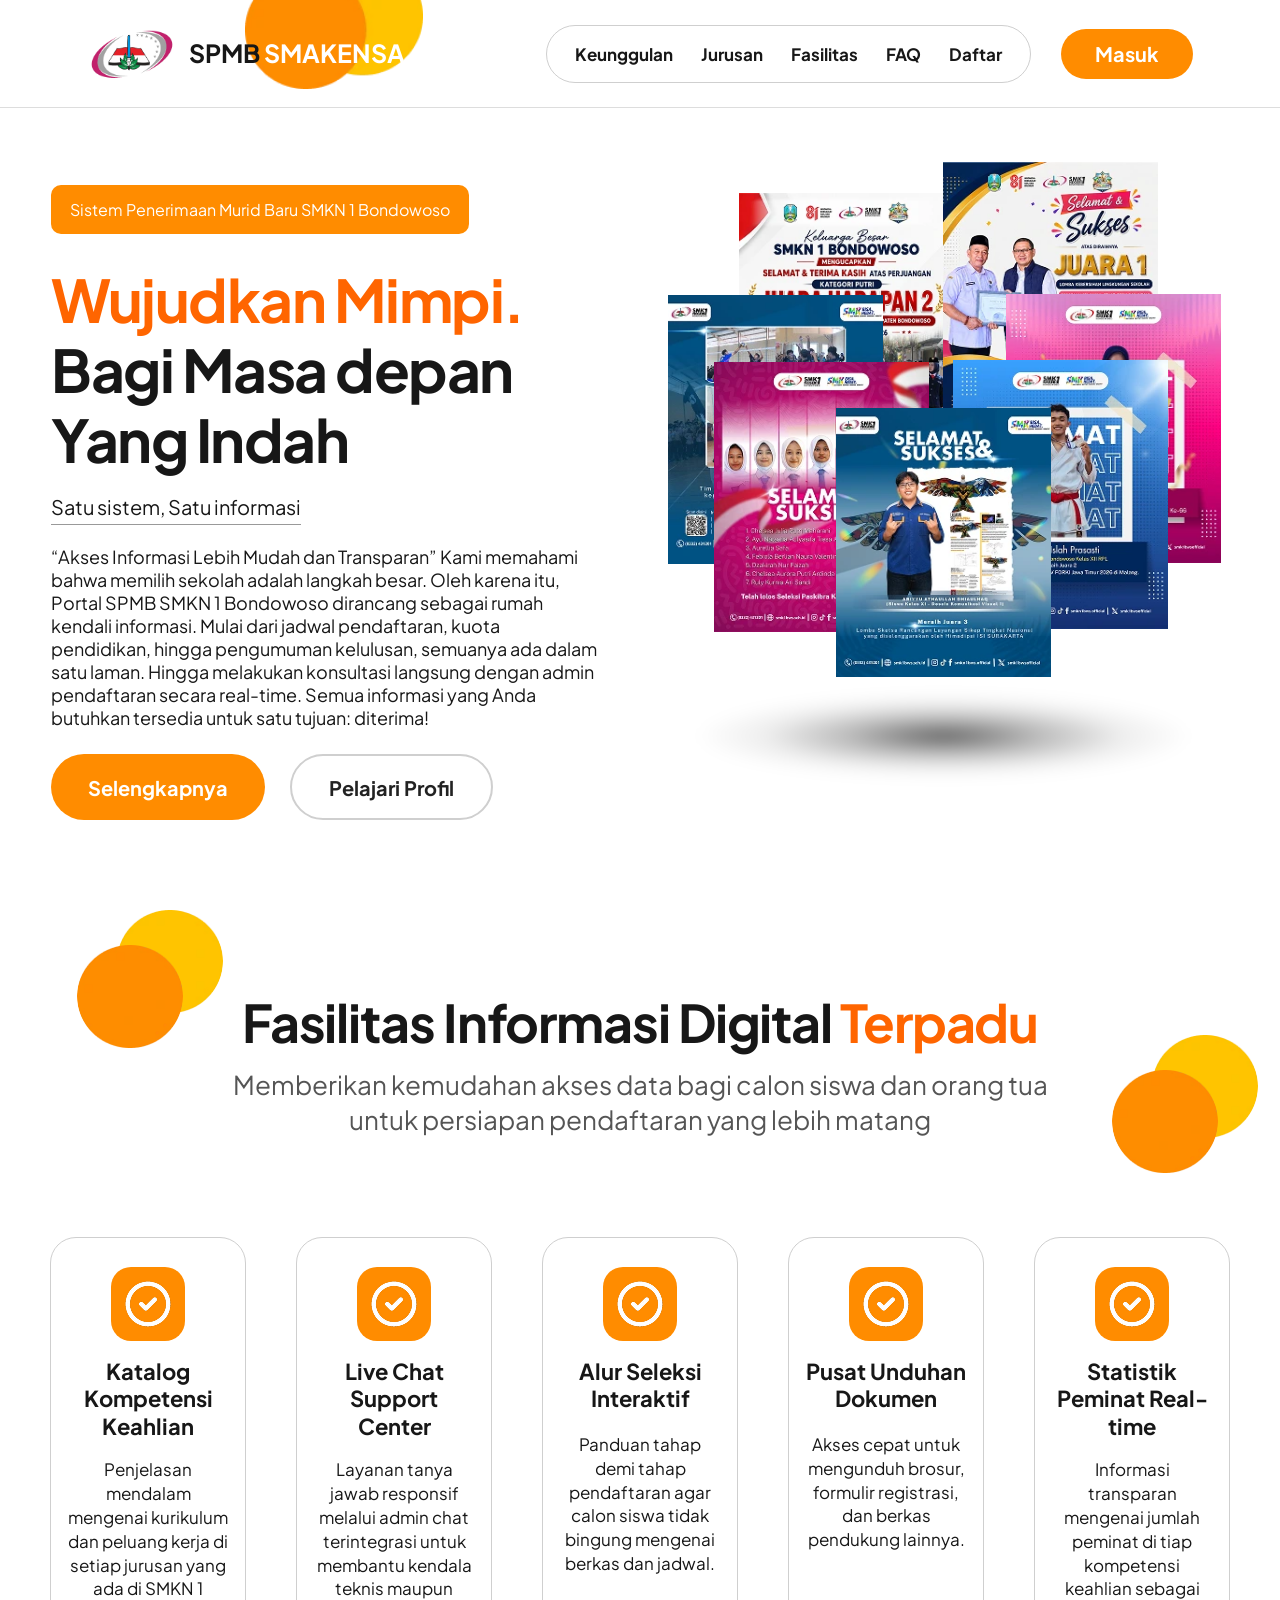
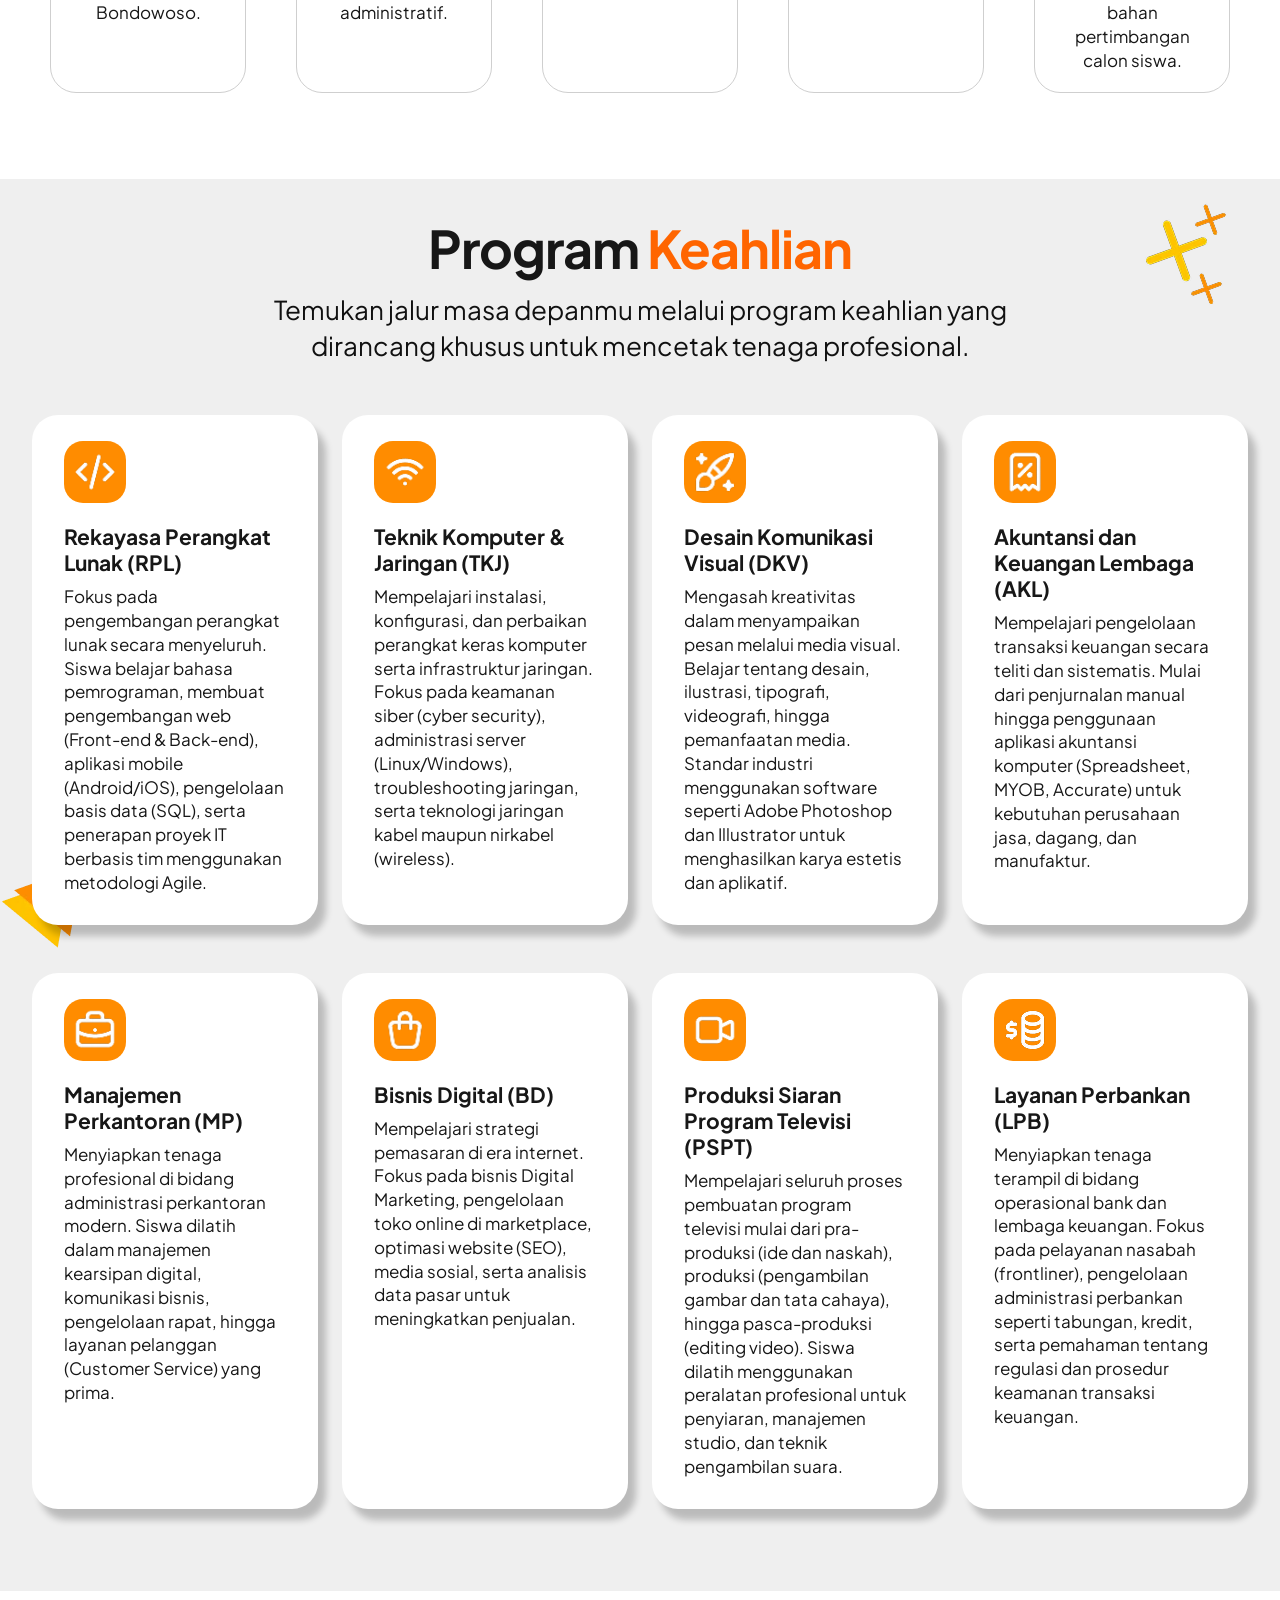
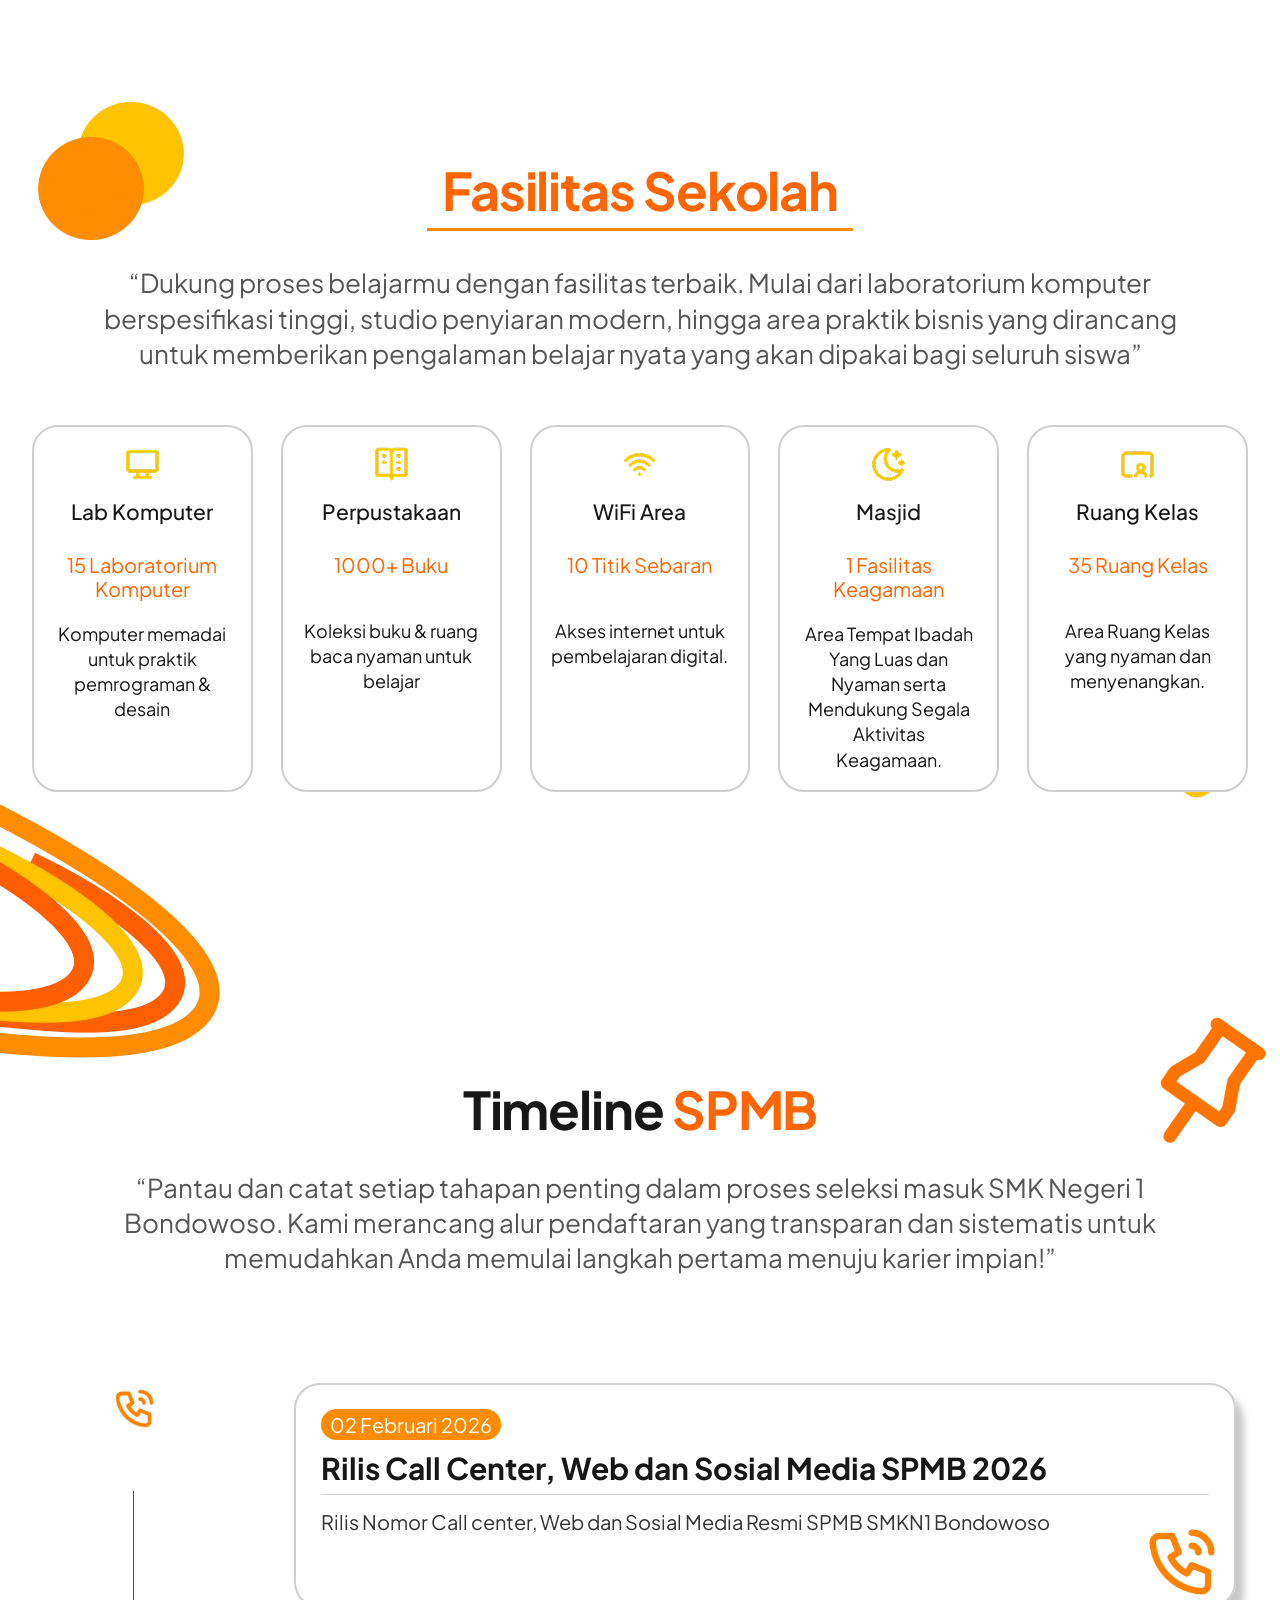
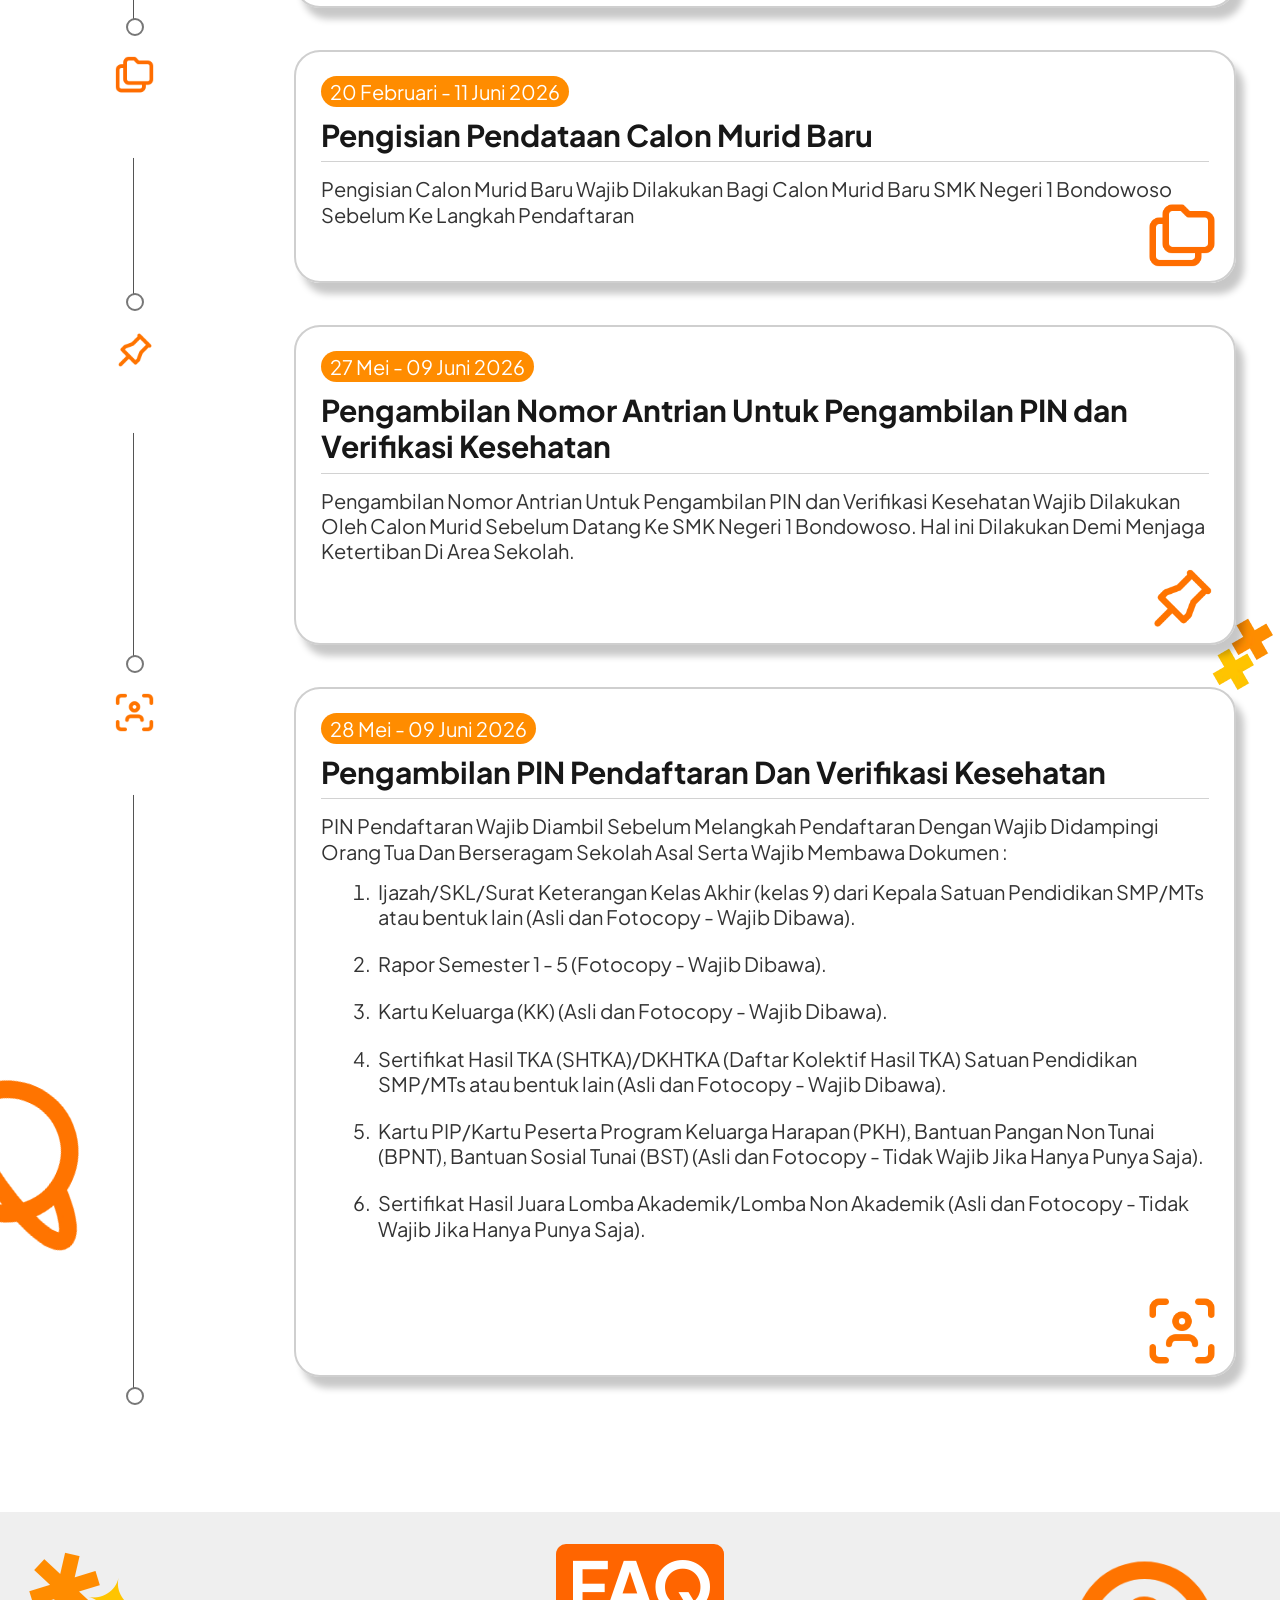
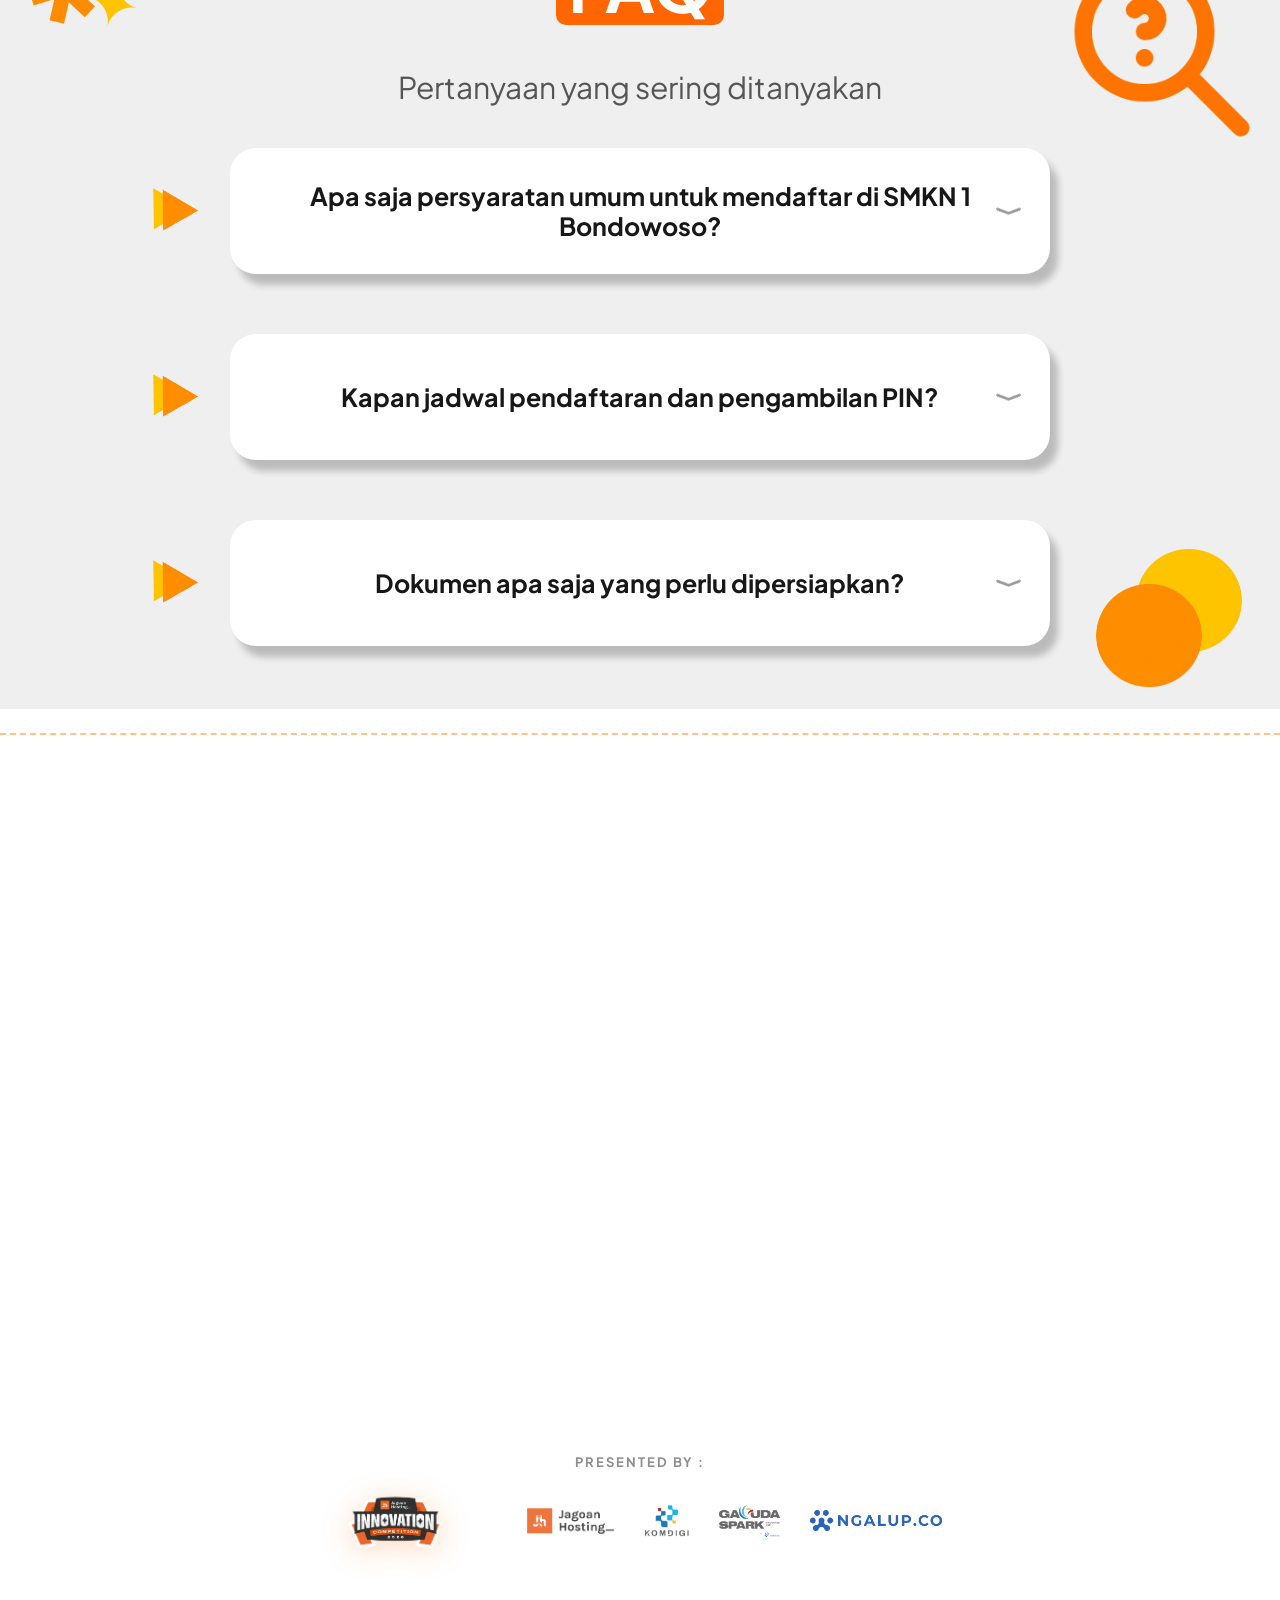
<file: index.html>
<!doctype html>
<html lang="id">
<head>
  <meta charset="utf-8">
  <meta name="viewport" content="width=device-width, initial-scale=1">
  <meta name="theme-color" content="#ff8c00">
  <meta name="description" content="Informasi SPMB SMK Negeri 1 Bondowoso. Kenali program keahlian, fasilitas sekolah, dan tahapan pendaftaran calon murid baru.">
  <title>SPMB SMAKENSA — Wujudkan Mimpi</title>
  <link rel="icon" href="assets/design/Logo_Smea_PNG_Fiks.webp" type="image/webp">
  <link rel="preload" href="assets/design/Plus_Jakarta_Sans/PlusJakartaSans-VariableFont_wght.ttf" as="font" type="font/ttf" crossorigin>
  <link rel="stylesheet" href="style.css">
  <link rel="stylesheet" href="design.css">
  
</head>
<body>
  <div id="preloader" role="status" aria-live="polite">
  <img class="preloader-logo" src="assets/design/Logo_Smea_PNG_Fiks.webp" alt="Logo SMK Negeri 1 Bondowoso">
  <div class="preloader-bar"><span></span></div>
  <p class="preloader-text">Memuat... 0%</p>
</div>
<noscript><style>#preloader{display:none}</style></noscript>
  <a class="skip-link" href="#utama">Langsung ke konten</a>
  <header class="site-header">
    <a class="brand" href="#beranda" aria-label="SPMB SMAKENSA, beranda">
      <img src="assets/design/Logo_Smea_PNG_Fiks.webp" alt="Logo SMK Negeri 1 Bondowoso" width="90" height="52">
      <span>SPMB <strong>SMAKENSA</strong></span>
    </a>
    <button class="menu-toggle" type="button" aria-expanded="false" aria-controls="navigasi" aria-label="Buka menu"><span></span><span></span><span></span></button>
    <nav id="navigasi" class="navigation" aria-label="Navigasi utama">
      <div class="nav-links"><a href="#keunggulan">Keunggulan</a><a href="#jurusan">Jurusan</a><a href="#fasilitas">Fasilitas</a><a href="#faq">FAQ</a><a href="#timeline">Daftar</a></div>
      <a href="login_spmb.html"><button class="button login-button" type="button" >Masuk</button></a>
    </nav>
  </header>

  <main id="utama" data-scroll-reveal>
    <section id="beranda" class="hero container" aria-labelledby="hero-title">
      <div class="hero-copy">
        <p class="eyebrow">Sistem Penerimaan Murid Baru SMKN 1 Bondowoso</p>
        <h1 id="hero-title"><span>Wujudkan Mimpi.</span><br>Bagi Masa depan<br>Yang Indah</h1>
        <p class="hero-tagline">Satu sistem, Satu informasi</p>
        <p class="hero-description">“Akses Informasi Lebih Mudah dan Transparan” Kami memahami bahwa memilih sekolah adalah langkah besar. Oleh karena itu, Portal SPMB SMKN 1 Bondowoso dirancang sebagai rumah kendali informasi. Mulai dari jadwal pendaftaran, kuota pendidikan, hingga pengumuman kelulusan, semuanya ada dalam satu laman. Hingga melakukan konsultasi langsung dengan admin pendaftaran secara real-time. Semua informasi yang Anda butuhkan tersedia untuk satu tujuan: diterima!</p>
        <div class="hero-actions"><a class="button" href="#keunggulan">Selengkapnya</a><a class="button button-outline" href="#jurusan">Pelajari Profil</a></div>
      </div>
      <div class="poster-gallery" role="region" aria-roledescription="karusel" aria-label="Prestasi siswa SMK Negeri 1 Bondowoso">
        <div class="poster-stage" id="poster-stage"></div>
        <span class="poster-shadow" aria-hidden="true"></span>
      </div>
    </section>

    <section id="keunggulan" class="digital section" aria-labelledby="digital-title">
      <span class="bubbles bubbles-left" aria-hidden="true"></span>
      <div class="container">
        <div class="section-heading"><h2 id="digital-title">Fasilitas Informasi Digital <span>Terpadu</span></h2><p>Memberikan kemudahan akses data bagi calon siswa dan orang tua<br class="desktop-break"> untuk persiapan pendaftaran yang lebih matang</p><span class="bubbles bubbles-right" aria-hidden="true"></span></div>
        <div class="digital-grid" id="digital-grid"></div>
      </div>
    </section>

    <section id="jurusan" class="programs section" aria-labelledby="program-title">
      <img class="line-spark" src="assets/design/Icon Plus(Jurusan Section).webp" alt=""><img class="program-arrow" src="assets/design/Triangle(Jurusan Section).webp" alt="">
      <div class="container">
        <div class="section-heading"><h2 id="program-title">Program <span>Keahlian</span></h2><p>Temukan jalur masa depanmu melalui program keahlian yang<br class="desktop-break"> dirancang khusus untuk mencetak tenaga profesional.</p></div>
        <div class="program-grid" id="program-grid"></div>
      </div>
    </section>

    <section id="fasilitas" class="facilities section" aria-labelledby="facilities-title">
      <span class="bubbles bubbles-left" aria-hidden="true"></span><img class="pills" src="assets/design/Icon (Fasilitas Sekolah Section).webp" alt="">
      <div class="container">
        <div class="section-heading"><h2 id="facilities-title"><span>Fasilitas Sekolah</span></h2><p>“Dukung proses belajarmu dengan fasilitas terbaik. Mulai dari laboratorium komputer<br class="desktop-break"> berspesifikasi tinggi, studio penyiaran modern, hingga area praktik bisnis yang dirancang<br class="desktop-break"> untuk memberikan pengalaman belajar nyata yang akan dipakai bagi seluruh siswa”</p></div>
        <div class="facility-grid" id="facility-grid"></div>
      </div>
    </section>

    <section id="timeline" class="timeline-section section" aria-labelledby="timeline-title">
      <img class="orbit" src="assets/design/Icon(Fasilitas Sekolah & Timeline SPMB Section).webp" alt=""><img class="decoration big-pin" src="assets/pin.webp" alt=""><img class="decoration planet" src="assets/planet.webp" alt=""><img class="timeline-spark" src="assets/design/Icon (Timeline SPMB Section).webp" alt="">
      <div class="container">
        <div class="section-heading"><h2 id="timeline-title">Timeline <span>SPMB</span></h2><p>“Pantau dan catat setiap tahapan penting dalam proses seleksi masuk SMK Negeri 1<br class="desktop-break"> Bondowoso. Kami merancang alur pendaftaran yang transparan dan sistematis untuk<br class="desktop-break"> memudahkan Anda memulai langkah pertama menuju karier impian!”</p></div>
        <ol class="timeline">
          <li class="timeline-item"><div class="timeline-rail"><img src="assets/phone-call.webp" alt=""><span></span></div><article class="timeline-card"><time datetime="2026-02-02">02 Februari 2026</time><h3>Rilis Call Center, Web dan Sosial Media SPMB 2026</h3><p>Rilis Nomor Call center, Web dan Sosial Media Resmi SPMB SMKN1 Bondowoso</p><img class="event-icon" src="assets/phone-call.webp" alt=""></article></li>
          <li class="timeline-item"><div class="timeline-rail"><img src="assets/folders.webp" alt=""><span></span></div><article class="timeline-card"><span class="date">20 Februari - 11 Juni 2026</span><h3>Pengisian Pendataan Calon Murid Baru</h3><p>Pengisian Calon Murid Baru Wajib Dilakukan Bagi Calon Murid Baru SMK Negeri 1 Bondowoso Sebelum Ke Langkah Pendaftaran</p><img class="event-icon" src="assets/folders.webp" alt=""></article></li>
          <li class="timeline-item"><div class="timeline-rail"><img src="assets/pin.webp" alt=""><span></span></div><article class="timeline-card"><span class="date">27 Mei - 09 Juni 2026</span><h3>Pengambilan Nomor Antrian Untuk Pengambilan PIN dan Verifikasi Kesehatan</h3><p>Pengambilan Nomor Antrian Untuk Pengambilan PIN dan Verifikasi Kesehatan Wajib Dilakukan Oleh Calon Murid Sebelum Datang Ke SMK Negeri 1 Bondowoso. Hal ini Dilakukan Demi Menjaga Ketertiban Di Area Sekolah.</p><img class="event-icon" src="assets/pin.webp" alt=""></article></li>
          <li class="timeline-item"><div class="timeline-rail"><img src="assets/user-scan.webp" alt=""><span></span></div><article class="timeline-card"><span class="date">28 Mei - 09 Juni 2026</span><h3>Pengambilan PIN Pendaftaran Dan Verifikasi Kesehatan</h3><p>PIN Pendaftaran Wajib Diambil Sebelum Melangkah Pendaftaran Dengan Wajib Didampingi Orang Tua Dan Berseragam Sekolah Asal Serta Wajib Membawa Dokumen :</p><ol class="document-list"><li>Ijazah/SKL/Surat Keterangan Kelas Akhir (kelas 9) dari Kepala Satuan Pendidikan SMP/MTs atau bentuk lain (Asli dan Fotocopy - Wajib Dibawa).</li><li>Rapor Semester 1 - 5 (Fotocopy - Wajib Dibawa).</li><li>Kartu Keluarga (KK) (Asli dan Fotocopy - Wajib Dibawa).</li><li>Sertifikat Hasil TKA (SHTKA)/DKHTKA (Daftar Kolektif Hasil TKA) Satuan Pendidikan SMP/MTs atau bentuk lain (Asli dan Fotocopy - Wajib Dibawa).</li><li>Kartu PIP/Kartu Peserta Program Keluarga Harapan (PKH), Bantuan Pangan Non Tunai (BPNT), Bantuan Sosial Tunai (BST) (Asli dan Fotocopy - Tidak Wajib Jika Hanya Punya Saja).</li><li>Sertifikat Hasil Juara Lomba Akademik/Lomba Non Akademik (Asli dan Fotocopy - Tidak Wajib Jika Hanya Punya Saja).</li></ol><img class="event-icon" src="assets/user-scan.webp" alt=""></article></li>
        </ol>
      </div>
    </section>

    <section id="faq" class="faq section" aria-labelledby="faq-title">
      <span class="star-pair" aria-hidden="true">✱<small>✦</small></span><img class="decoration question-mark" src="assets/zoom-question.webp" alt=""><span class="bubbles bubbles-right" aria-hidden="true"></span>
      <div class="container"><div class="section-heading"><h2 id="faq-title">FAQ</h2><p>Pertanyaan yang sering ditanyakan</p></div>
        <div class="faq-list">
          <details><summary>Apa saja persyaratan umum untuk mendaftar di SMKN 1 Bondowoso?<span class="chevron" aria-hidden="true"></span></summary><div class="faq-answer">Pada alur yang tercantum di desain ini, calon murid mengisi pendataan, mengambil nomor antrian, lalu mengambil PIN dan mengikuti verifikasi kesehatan dengan didampingi orang tua. Lihat <a href="#timeline">timeline SPMB</a> untuk daftar dokumen yang perlu dipersiapkan.</div></details>
          <details><summary>Kapan jadwal pendaftaran dan pengambilan PIN?<span class="chevron" aria-hidden="true"></span></summary><div class="faq-answer">Jadwal pada mockup mencantumkan pendataan 20 Februari–11 Juni 2026, pengambilan nomor antrian 27 Mei–9 Juni 2026, serta pengambilan PIN dan verifikasi kesehatan 28 Mei–9 Juni 2026. Jadwal ini mengikuti materi desain dan perlu dikonfirmasi kepada panitia sebelum digunakan untuk pendaftaran.</div></details>
          <details><summary>Dokumen apa saja yang perlu dipersiapkan?<span class="chevron" aria-hidden="true"></span></summary><div class="faq-answer">Siapkan dokumen kelulusan atau surat keterangan kelas akhir, rapor semester 1–5, Kartu Keluarga, dan dokumen hasil TKA sesuai daftar pada desain. Dokumen bantuan sosial dan sertifikat prestasi dibawa jika dimiliki. Rincian tersedia pada <a href="#timeline">tahap pengambilan PIN</a>.</div></details>
        </div>
      </div>
    </section>

    <section class="closing section" aria-labelledby="closing-title"><div class="cta"><h2 id="closing-title">"Siap Menjadi Bagian dari<br>Lulusan Unggul?"</h2><p>Hubungi kami di nomor call center kami</p><button class="button button-light" type="button" data-info="kontak">Selengkapnya</button></div></section>
  </main>
  <footer class="site-footer"><p>SPMB SMAKENSA 2026</p><small>© 2026 All Rights Reserved.</small><img class="footer-spark" src="assets/design/Icon (Timeline SPMB Section).webp" alt=""></footer>
      <div class="lomba-strip reveal delay-1">
      <p class="lomba-strip-label">Presented by :</p>
      <div class="lomba-strip-wrap">
        <div class="lomba-main-logo">
          <img src="assets/1. LOGO JHIC 2.0.webp" alt="JHIC 2.0" title="Jagoan Hosting Innovation Competition 2026"
            class="logo-jhic" loading="lazy">
        </div>
        <div class="lomba-divider" aria-hidden="true"></div>
        <div class="lomba-supporters">
          <img src="assets/2. Logo Jagoan Hosting.webp" alt="Jagoan Hosting" title="Jagoan Hosting" loading="lazy">
          <img src="assets/3. KOMDIGI.webp" alt="KOMDIGI" title="Kementerian Komunikasi dan Digital RI"
            loading="lazy">
          <img src="assets/4. Garuda Spark Full Color.webp" alt="Garuda Spark" title="Garuda Spark Innovation Hub"
            loading="lazy">
          <img src="assets/5. LOGO NGALUP.webp" alt="Ngalup.co" title="Ngalup.co" loading="lazy">
        </div>
      </div>
    </div>
  <dialog id="info-dialog" aria-labelledby="dialog-title"><button class="dialog-close" type="button" aria-label="Tutup informasi">×</button><span class="dialog-label">SPMB SMAKENSA</span><h2 id="dialog-title"></h2><div id="dialog-content"></div><button class="button dialog-done" type="button">Mengerti</button></dialog>
  <script src="script.js" defer></script>
</body>
</html>
</file>
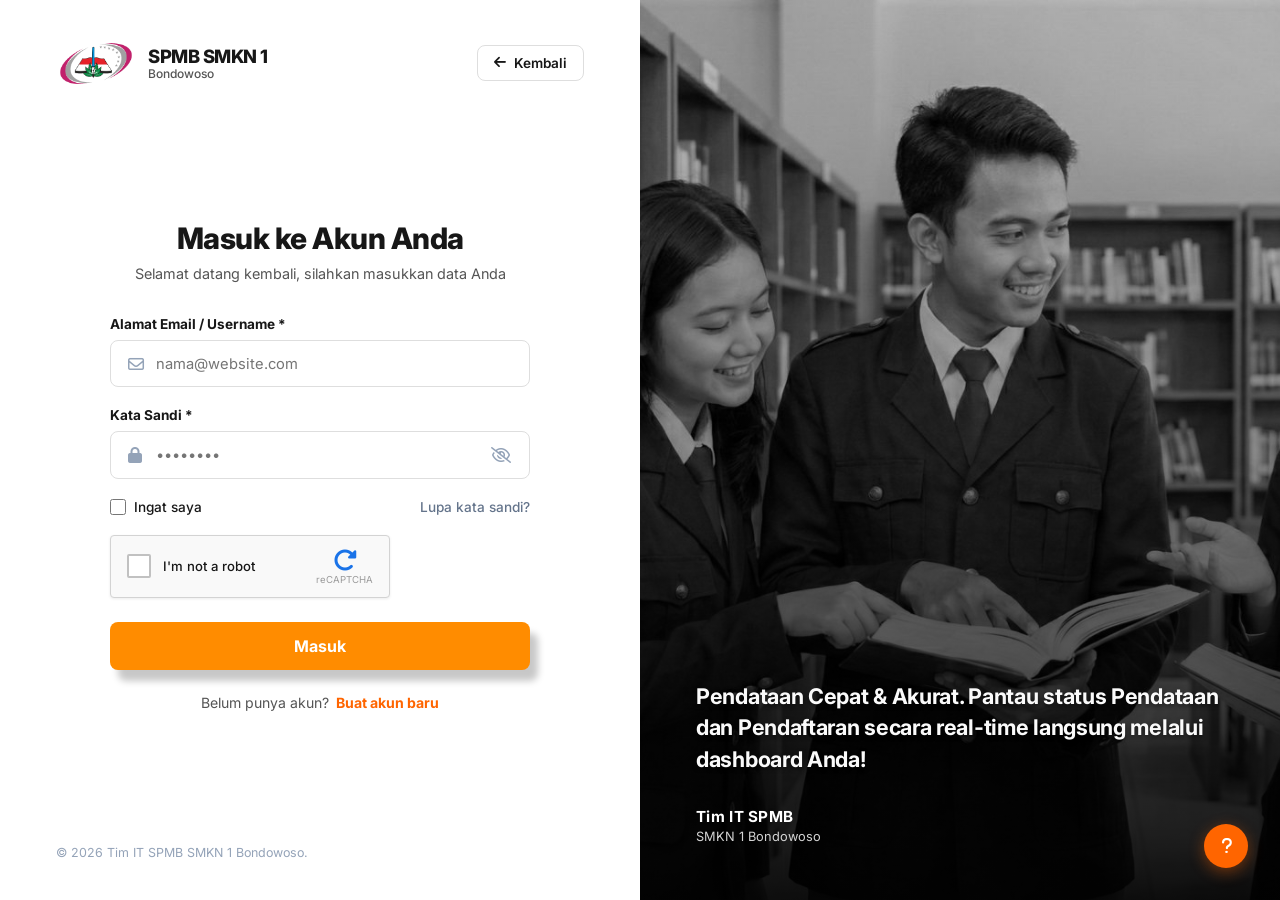
<file: login_spmb.html>
<!DOCTYPE html>
<html lang="id">
<head>
    <meta charset="UTF-8">
    <meta name="viewport" content="width=device-width, initial-scale=1.0">
    <title>Masuk ke Akun Anda - SPMB SMKN 1 Bondowoso</title>

    <link rel="preconnect" href="https://fonts.googleapis.com">
    <link rel="preconnect" href="https://fonts.gstatic.com" crossorigin>
    <link href="https://fonts.googleapis.com/css2?family=Inter:wght@300;400;500;600;700;800&display=swap" rel="stylesheet">
    <!-- CSS lama kamu (tidak diubah) -->
    <link rel="stylesheet" href="login_spmb.css">
    <link rel="stylesheet" href="https://cdnjs.cloudflare.com/ajax/libs/font-awesome/6.4.0/css/all.min.css">

    <!-- TAMBAHAN: boleh dipindah ke bagian bawah login_spmb.css -->
    <style>

    </style>
</head>
<body>

    <div class="page-container" id="pageContainer">

        <!-- PANEL PUTIH (login & register bergantian di sini) -->
        <main class="left-section" id="leftSection">

            <div class="top-bar">
                <div class="logo-header">
                    <img src="./assets/logo.webp" alt="Logo" class="logo-img">
                    <div class="logo-text">
                        <span class="logo-title">SPMB SMKN 1</span>
                        <span class="logo-sub">Bondowoso</span>
                    </div>
                </div>

                <!-- Tombol Kembali -->
                <button type="button" class="btn-kembali" onclick="goBack()">
                    <i class="fa-solid fa-arrow-left"></i> Kembali 
                </button>
            </div>

            <div class="form-container">

                <!-- ================= VIEW LOGIN ================= -->
                <section class="view active" id="loginView">
                    <div class="form-header">
                        <h1>Masuk ke Akun Anda</h1>
                        <p>Selamat datang kembali, silahkan masukkan data Anda</p>
                    </div>

                    <form id="loginForm" onsubmit="handleLogin(event)">
                        <div class="form-group">
                            <label class="form-label" for="identity">Alamat Email / Username *</label>
                            <div class="input-box">
                                <input type="text" id="identity" placeholder="nama@website.com" required autocomplete="username">
                                <i class="fa-regular fa-envelope input-icon"></i>
                            </div>
                        </div>

                        <div class="form-group">
                            <label class="form-label" for="password">Kata Sandi *</label>
                            <div class="input-box">
                                <input type="password" id="password" placeholder="••••••••" required autocomplete="current-password">
                                <i class="fa-solid fa-lock input-icon"></i>
                                <button type="button" class="toggle-pwd" data-target="password" aria-label="Toggle password visibility">
                                    <i class="fa-regular fa-eye-slash"></i>
                                </button>
                            </div>
                        </div>

                        <div class="form-options">
                            <label class="remember-check">
                                <input type="checkbox" id="rememberMe">
                                <span>Ingat saya</span>
                            </label>
                            <a href="#forgot" class="forgot-link" onclick="showNotification('Silakan hubungi Panitia SPMB jika lupa kata sandi.')">Lupa kata sandi?</a>
                        </div>

                        <div class="recaptcha-card">
                            <div class="recaptcha-left">
                                <div class="recaptcha-checkbox" id="recaptchaBox" onclick="toggleCaptcha()">
                                    <i class="fa-solid fa-check"></i>
                                    <div class="recaptcha-spinner" id="captchaSpinner"></div>
                                </div>
                                <span class="recaptcha-text">I'm not a robot</span>
                            </div>
                            <div class="recaptcha-brand">
                                <i class="fa-solid fa-rotate-right"></i>
                                <span>reCAPTCHA</span>
                            </div>
                        </div>

                        <button type="submit" class="btn-submit">Masuk</button>

                        <div class="register-footer">
                            Belum punya akun? <a href="#daftar">Buat akun baru</a>
                        </div>
                    </form>
                </section>

                <!-- ================= VIEW REGISTER ================= -->
                <section class="view" id="registerView">
                    <div class="form-header">
                        <h1>Daftar Akun Baru</h1>
                    </div>

                    <div class="stepper">
                        <div class="step-dot active" id="dot1">1</div>
                        <div class="step-line" id="stepLine"></div>
                        <div class="step-dot" id="dot2">2</div>
                    </div>

                    <form id="registerForm" onsubmit="handleRegister(event)" novalidate>

                        <!-- STEP 1: DATA UTAMA -->
                        <div class="step active" id="step1">
                            <h3 class="step-title">Data Utama</h3>
                            <p class="step-desc">Isi data yang akan dikunci (lock) dan tidak bisa diubah setelah pendaftaran</p>

                            <div class="form-group">
                                <label class="form-label" for="regNama">Nama Lengkap *</label>
                                <div class="input-box">
                                    <input type="text" id="regNama" placeholder="Nama lengkap" autocomplete="name">
                                    <i class="fa-regular fa-user input-icon"></i>
                                </div>
                                <small class="hint">Isi sesuai akta kelahiran</small>
                            </div>

                            <div class="form-group">
                                <label class="form-label" for="regNisn">NISN *</label>
                                <div class="input-box">
                                    <input type="text" id="regNisn" placeholder="10 digit NISN" inputmode="numeric" maxlength="10">
                                    <i class="fa-regular fa-id-badge input-icon"></i>
                                </div>
                            </div>

                            <div class="form-group">
                                <label class="form-label" for="regNik">NIK *</label>
                                <div class="input-box">
                                    <input type="text" id="regNik" placeholder="16 digit NIK" inputmode="numeric" maxlength="16">
                                    <i class="fa-regular fa-address-card input-icon"></i>
                                </div>
                                <small class="hint">Berdasarkan KK asli</small>
                            </div>

                            <div class="form-group">
                                <label class="form-label" for="regEmail">Email *</label>
                                <div class="input-box">
                                    <input type="email" id="regEmail" placeholder="nama@email.com" autocomplete="email">
                                    <i class="fa-regular fa-envelope input-icon"></i>
                                </div>
                                <small class="hint">Email aktif untuk verifikasi</small>
                            </div>

                            <button type="button" class="btn-submit" onclick="nextStep()">
                                Lanjut <i class="fa-solid fa-arrow-right"></i>
                            </button>
                        </div>

                        <!-- STEP 2: DATA TAMBAHAN -->
                        <div class="step" id="step2">
                            <h3 class="step-title">Data Tambahan</h3>
                            <p class="step-desc">Lengkapi profil pendaftaran dan kredensial Anda</p>

                            <div class="form-group">
                                <label class="form-label" for="regHp">No HP/WhatsApp *</label>
                                <div class="input-box">
                                    <input type="tel" id="regHp" placeholder="08xxxxxxxxxx" inputmode="tel" autocomplete="tel">
                                    <i class="fa-solid fa-phone input-icon"></i>
                                </div>
                            </div>

                            <div class="form-group">
                                <label class="form-label" for="regTahun">Tahun Penerimaan *</label>
                                <div class="input-box">
                                    <select id="regTahun">
                                        <option value="">- Pilih Tahun -</option>
                                        <option value="2026">2026</option>
                                    </select>
                                    <i class="fa-regular fa-calendar input-icon"></i>
                                    <i class="fa-solid fa-chevron-down select-arrow"></i>
                                </div>
                            </div>

                            <div class="form-group">
                                <label class="form-label" for="regPass">Password *</label>
                                <div class="input-box">
                                    <input type="password" id="regPass" placeholder="••••••••" autocomplete="new-password">
                                    <i class="fa-solid fa-lock input-icon"></i>
                                    <button type="button" class="toggle-pwd" data-target="regPass" aria-label="Toggle password visibility">
                                        <i class="fa-regular fa-eye-slash"></i>
                                    </button>
                                </div>
                            </div>

                            <div class="form-group">
                                <label class="form-label" for="regPass2">Konfirmasi Password *</label>
                                <div class="input-box">
                                    <input type="password" id="regPass2" placeholder="••••••••" autocomplete="new-password">
                                    <i class="fa-solid fa-lock input-icon"></i>
                                    <button type="button" class="toggle-pwd" data-target="regPass2" aria-label="Toggle password visibility">
                                        <i class="fa-regular fa-eye-slash"></i>
                                    </button>
                                </div>
                            </div>

                            <label class="terms-check">
                                <input type="checkbox" id="regTerms">
                                <span>Saya menyetujui <a href="#" onclick="openTerms(event)">syarat dan ketentuan</a> pendaftaran</span>
                            </label>

                            <div class="btn-row">
                                <button type="button" class="btn-submit btn-back" onclick="prevStep()">
                                    <i class="fa-solid fa-arrow-left"></i> Kembali
                                </button>
                                <button type="submit" class="btn-submit">Submit</button>
                            </div>
                        </div>
                    </form>

                    <div class="register-footer">
                        Sudah punya akun? <a href="#login">Login di sini</a>
                    </div>
                </section>

            </div>

            <div class="left-footer">
                &copy; 2026 Tim IT SPMB SMKN 1 Bondowoso.
            </div>
        </main>

        <!-- PANEL FOTO -->
        <aside class="right-section">
            <div class="right-overlay"></div>
            <div class="hero-content">
                <blockquote class="hero-quote">
                    Pendataan Cepat & Akurat. Pantau status Pendataan dan Pendaftaran secara real-time langsung melalui dashboard Anda!
                </blockquote>
                <div class="hero-author">
                    <span class="author-name">Tim IT SPMB</span>
                    <span class="author-role">SMKN 1 Bondowoso</span>
                </div>
            </div>
        </aside>
    </div>

    <button class="floating-help-btn" onclick="openHelp()" title="Bantuan / Helpdesk">
        <i class="fa-solid fa-question"></i>
    </button>

    <!-- Modal Panduan Pembuatan Akun (tombol tanda tanya) -->
    <div class="modal" id="helpModal" onclick="if(event.target===this)closeHelp()">
        <div class="modal-card help-card">
            <div class="help-header">
                <h4 class="help-title"><i class="fa-solid fa-circle-info"></i> Panduan Pembuatan Akun</h4>
                <button type="button" class="help-close" onclick="closeHelp()" aria-label="Tutup">
                    <i class="fa-solid fa-xmark"></i>
                </button>
            </div>

            <div class="help-body">
                <ol class="help-steps">
                    <li><span class="num">1</span><span>Buat akun baru khusus untuk pendaftar / calon murid Baru Yang Belum Memiliki Akun.</span></li>
                    <li><span class="num">2</span><span>Jika Belum Memiliki Akun Silahkan Klik Tombol "Buat akun baru" Di Bawah form login.</span></li>
                    <li><span class="num">3</span><span>Login menggunakan Email yang didaftarkan.</span></li>
                    <li><span class="num">4</span><span>Lengkapi seluruh Isian Seperti Nama, NISN, NIK, Email, Alamat, No.Hp, Password.</span></li>
                    <li><span class="num">5</span><span>Pastikan Sebelum Submit Checklist Syarat &amp; Ketentuan.</span></li>
                    <li><span class="num">6</span><span>Jika Bingung Bisa Menghubungi Call Center Kami</span></li>
                </ol>

                <hr class="help-divider">

                <p class="help-contact-title">Segera Hubungi Call Center Jika Kesulitan:</p>
                <div class="cs-grid">
                    <!-- Ganti 628xxxxxxxxxx dengan nomor WhatsApp CS (format 62, tanpa 0 / +) -->
                    <a class="cs-btn" href="https://wa.me/628xxxxxxxxxx" target="_blank" rel="noopener">
                        <i class="fa-brands fa-whatsapp"></i> CS 1
                    </a>
                    <a class="cs-btn" href="https://wa.me/628xxxxxxxxxx" target="_blank" rel="noopener">
                        <i class="fa-brands fa-whatsapp"></i> CS 2
                    </a>
                    <a class="cs-btn" href="https://wa.me/628xxxxxxxxxx" target="_blank" rel="noopener">
                        <i class="fa-brands fa-whatsapp"></i> CS 3
                    </a>
                </div>
            </div>
        </div>
    </div>

    <!-- Modal Syarat & Ketentuan -->
    <div class="modal" id="termsModal" onclick="if(event.target===this)closeTerms()">
        <div class="modal-card">
            <h4>Syarat dan Ketentuan Pendaftaran</h4>
            <ol>
                <li>Setiap calon siswa hanya boleh mendaftar satu kali</li>
                <li>NISN, NIK, dan Email yang digunakan harus valid dan milik sendiri</li>
                <li>Data yang diisi harus sesuai dengan dokumen asli</li>
                <li>Formulir hanya bisa diedit maksimal 2 kali setelah submit</li>
                <li>Panitia berhak membatalkan pendaftaran jika ditemukan data palsu</li>
                <li>Pendaftaran tidak dipungut biaya</li>
            </ol>
            <button type="button" class="btn-submit" onclick="closeTerms()">Mengerti</button>
        </div>
    </div>

    <div class="toast" id="toastBox">
        <i class="fa-solid fa-circle-info" style="color: var(--yellow);"></i>
        <span id="toastText">Pesan pemberitahuan</span>
    </div>

    <script>
        /* ========== Transisi Login <-> Register ========== */
        const container = document.getElementById('pageContainer');
        const leftSection = document.getElementById('leftSection');
        const loginView = document.getElementById('loginView');
        const registerView = document.getElementById('registerView');
        let currentView = 'login';

        function switchView(target, instant = false) {
            if (target === currentView) return;
            currentView = target;

            const outView = target === 'register' ? loginView : registerView;
            const inView  = target === 'register' ? registerView : loginView;

            container.classList.toggle('register-mode', target === 'register');
            document.title = target === 'register'
                ? 'Daftar Akun Baru - SPMB SMKN 1 Bondowoso'
                : 'Masuk ke Akun Anda - SPMB SMKN 1 Bondowoso';

            const swap = () => {
                outView.classList.remove('active', 'fade-out');
                inView.classList.add('active');
                leftSection.scrollTop = 0;
                if (target === 'register') goStep(1);
            };

            if (instant) { swap(); return; }

            outView.classList.add('fade-out');
            setTimeout(swap, 350); // ganti isi form saat panel mulai bergeser
        }

        // Tombol Kembali: dari register -> login, dari login -> beranda website
        function goBack() {
            if (currentView === 'register') {
                location.hash = '#login';
            } else {
                window.location.href = 'index.html'; // ganti dengan halaman beranda kamu
            }
        }

        function syncWithHash(instant = false) {
            switchView(location.hash === '#daftar' ? 'register' : 'login', instant);
        }

        window.addEventListener('hashchange', () => syncWithHash());
        // Kalau halaman dibuka langsung dengan #daftar
        if (location.hash === '#daftar') {
            container.style.setProperty('--noanim', '1');
            container.querySelectorAll('.left-section,.right-section').forEach(el => el.style.transition = 'none');
            syncWithHash(true);
            requestAnimationFrame(() => requestAnimationFrame(() => {
                container.querySelectorAll('.left-section,.right-section').forEach(el => el.style.transition = '');
            }));
        }

        /* ========== Toggle password (semua field) ========== */
        document.querySelectorAll('.toggle-pwd').forEach(btn => {
            btn.addEventListener('click', () => {
                const input = document.getElementById(btn.dataset.target);
                const icon = btn.querySelector('i');
                const show = input.type === 'password';
                input.type = show ? 'text' : 'password';
                icon.classList.toggle('fa-eye', show);
                icon.classList.toggle('fa-eye-slash', !show);
            });
        });

        /* ========== reCAPTCHA simulasi (login) ========== */
        let isCaptchaVerified = false;
        function toggleCaptcha() {
            const box = document.getElementById('recaptchaBox');
            const spinner = document.getElementById('captchaSpinner');
            if (isCaptchaVerified) return;
            spinner.style.display = 'block';
            setTimeout(() => {
                spinner.style.display = 'none';
                box.classList.add('checked');
                isCaptchaVerified = true;
            }, 700);
        }

        function handleLogin(event) {
            event.preventDefault();
            if (!isCaptchaVerified) {
                showNotification('Silakan centang "I\'m not a robot" terlebih dahulu.');
                return;
            }
            const identity = document.getElementById('identity').value;
            showNotification(`Proses Masuk... Selamat datang, ${identity}!`);
        }

        /* ========== Register: 2 langkah ========== */
        function goStep(n) {
            document.getElementById('step1').classList.toggle('active', n === 1);
            document.getElementById('step2').classList.toggle('active', n === 2);

            const dot1 = document.getElementById('dot1');
            const dot2 = document.getElementById('dot2');
            dot1.className = 'step-dot ' + (n === 1 ? 'active' : 'done');
            dot1.innerHTML = n === 1 ? '1' : '<i class="fa-solid fa-check"></i>';
            dot2.className = 'step-dot' + (n === 2 ? ' active' : '');
            document.getElementById('stepLine').classList.toggle('filled', n === 2);
            leftSection.scrollTop = 0;
        }

        function markInvalid(id, bad) {
            document.getElementById(id).classList.toggle('invalid', bad);
            return bad;
        }

        function nextStep() {
            const nama  = document.getElementById('regNama').value.trim();
            const nisn  = document.getElementById('regNisn').value.trim();
            const nik   = document.getElementById('regNik').value.trim();
            const email = document.getElementById('regEmail').value.trim();

            const errors = [
                markInvalid('regNama', !nama),
                markInvalid('regNisn', !/^\d{10}$/.test(nisn)),
                markInvalid('regNik', !/^\d{16}$/.test(nik)),
                markInvalid('regEmail', !/^[^\s@]+@[^\s@]+\.[^\s@]+$/.test(email))
            ];

            if (errors.some(Boolean)) {
                showNotification('Lengkapi data dengan benar. NISN 10 digit, NIK 16 digit.');
                return;
            }
            goStep(2);
        }

        function prevStep() { goStep(1); }

        function handleRegister(event) {
            event.preventDefault();

            const hp    = document.getElementById('regHp').value.trim();
            const tahun = document.getElementById('regTahun').value;
            const pass  = document.getElementById('regPass').value;
            const pass2 = document.getElementById('regPass2').value;
            const terms = document.getElementById('regTerms').checked;

            const errors = [
                markInvalid('regHp', !/^(\+62|62|0)8\d{7,12}$/.test(hp)),
                markInvalid('regPass', pass.length < 8),
                markInvalid('regPass2', pass !== pass2)
            ];

            if (errors[0]) return showNotification('Nomor HP/WhatsApp tidak valid.');
            if (!tahun)    return showNotification('Pilih Tahun Penerimaan.');
            if (errors[1]) return showNotification('Password minimal 8 karakter.');
            if (errors[2]) return showNotification('Konfirmasi password tidak sama.');
            if (!terms)    return showNotification('Anda harus menyetujui syarat dan ketentuan.');

            showNotification('Pendaftaran berhasil diproses!');
            // TODO: kirim ke backend (fetch ke register.php)
        }

        // Hapus tanda merah saat user mengetik
        document.querySelectorAll('#registerForm input').forEach(i =>
            i.addEventListener('input', () => i.classList.remove('invalid')));

        /* ========== Modal syarat & ketentuan ========== */
        function openTerms(e) { e.preventDefault(); document.getElementById('termsModal').classList.add('show'); }
        function closeTerms() { document.getElementById('termsModal').classList.remove('show'); }

        /* ========== Modal panduan (tombol tanda tanya) ========== */
        function openHelp()  { document.getElementById('helpModal').classList.add('show'); }
        function closeHelp() { document.getElementById('helpModal').classList.remove('show'); }

        // Tutup modal dengan tombol Esc
        document.addEventListener('keydown', (e) => {
            if (e.key === 'Escape') { closeHelp(); closeTerms(); }
        });

        /* ========== Toast ========== */
        let toastTimer;
        function showNotification(message) {
            const toast = document.getElementById('toastBox');
            document.getElementById('toastText').textContent = message;
            toast.classList.add('show');
            clearTimeout(toastTimer);
            toastTimer = setTimeout(() => toast.classList.remove('show'), 3500);
        }
    </script>
</body>
</html>
</file>
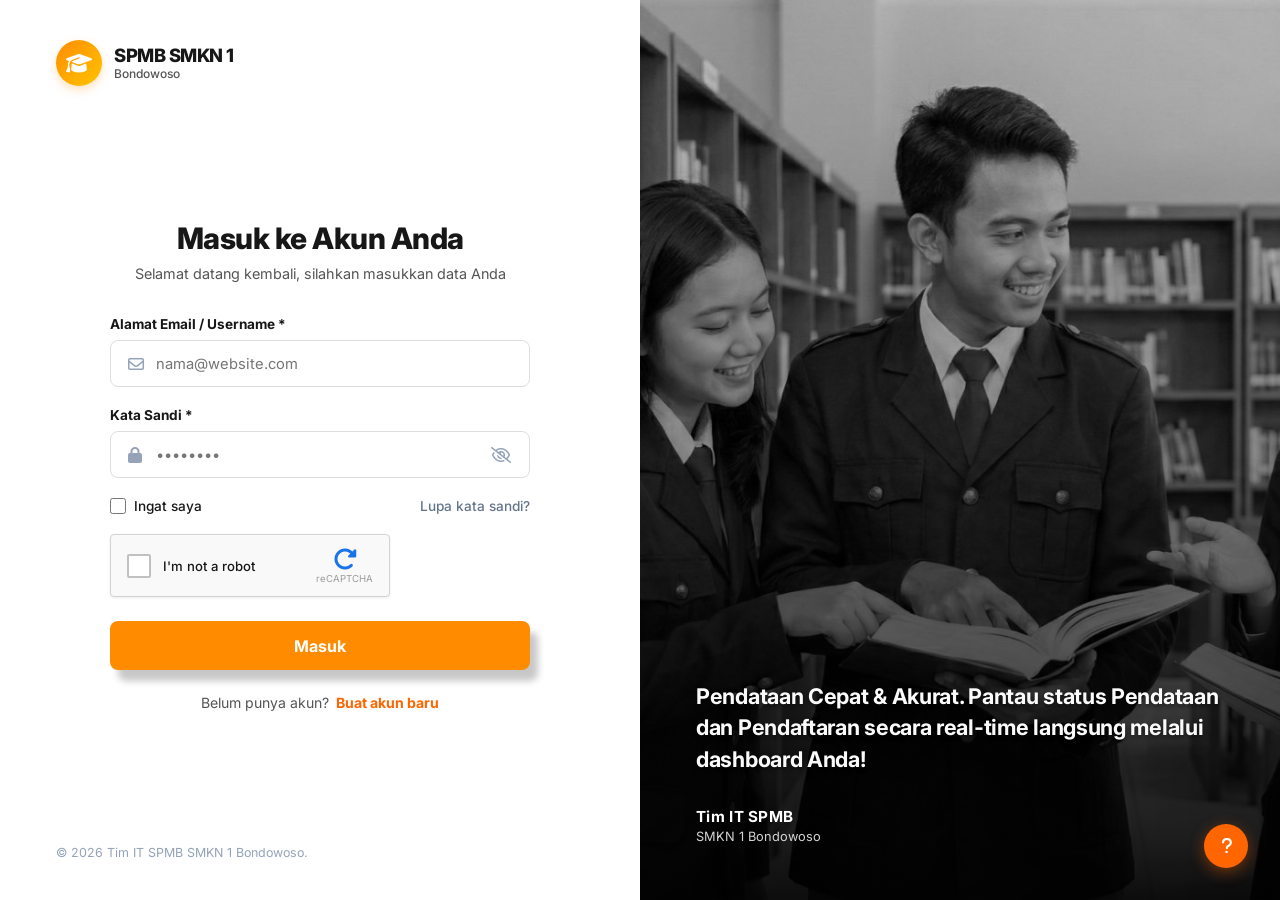
<file: login_spmb_responsive.html>
<!DOCTYPE html>
<html lang="id">
<head>
    <meta charset="UTF-8">
    <meta name="viewport" content="width=device-width, initial-scale=1.0">
    <title>Masuk ke Akun Anda - SPMB SMKN 1 Bondowoso</title>
    
    <!-- Google Fonts Inter -->
    <link rel="preconnect" href="https://fonts.googleapis.com">
    <link rel="preconnect" href="https://fonts.gstatic.com" crossorigin>
    <link href="https://fonts.googleapis.com/css2?family=Inter:wght@300;400;500;600;700;800&display=swap" rel="stylesheet">
    <!-- Custom CSS -->
    <link rel="stylesheet" href="login_spmb.css">    
    <!-- FontAwesome Icons -->
    <link rel="stylesheet" href="https://cdnjs.cloudflare.com/ajax/libs/font-awesome/6.4.0/css/all.min.css">

    <style>
       
    </style>
</head>
<body>

    <div class="page-container">
        <!-- LEFT SECTION (Form Content) -->
        <main class="left-section">
            
            <!-- Top Logo Header -->
            <div class="logo-header">
                <div class="logo-badge">
                    <i class="fa-solid fa-graduation-cap"></i>
                </div>
                <div class="logo-text">
                    <span class="logo-title">SPMB SMKN 1</span>
                    <span class="logo-sub">Bondowoso</span>
                </div>
            </div>

            <!-- Centered Login Form -->
            <div class="form-container">
                <div class="form-header">
                    <h1>Masuk ke Akun Anda</h1>
                    <p>Selamat datang kembali, silahkan masukkan data Anda</p>
                </div>

                <form id="loginForm" onsubmit="handleLogin(event)">
                    
                    <!-- Username/Email Input -->
                    <div class="form-group">
                        <label class="form-label" for="identity">Alamat Email / Username *</label>
                        <div class="input-box">
                            <input type="text" id="identity" placeholder="nama@website.com" required autocomplete="username">
                            <i class="fa-regular fa-envelope input-icon"></i>
                        </div>
                    </div>

                    <!-- Password Input -->
                    <div class="form-group">
                        <label class="form-label" for="password">Kata Sandi *</label>
                        <div class="input-box">
                            <input type="password" id="password" placeholder="••••••••" required autocomplete="current-password">
                            <i class="fa-solid fa-lock input-icon"></i>
                            <button type="button" class="toggle-pwd" id="togglePassword" aria-label="Toggle password visibility">
                                <i class="fa-regular fa-eye-slash" id="eyeIcon"></i>
                            </button>
                        </div>
                    </div>

                    <!-- Remember Me & Forgot Password -->
                    <div class="form-options">
                        <label class="remember-check">
                            <input type="checkbox" id="rememberMe">
                            <span>Ingat saya</span>
                        </label>
                        <a href="#forgot" class="forgot-link" onclick="showNotification('Silakan hubungi Panitia SPMB jika lupa kata sandi.')">Lupa kata sandi?</a>
                    </div>

                    <!-- Simulated Google reCAPTCHA -->
                    <div class="recaptcha-card">
                        <div class="recaptcha-left">
                            <div class="recaptcha-checkbox" id="recaptchaBox" onclick="toggleCaptcha()">
                                <i class="fa-solid fa-check"></i>
                                <div class="recaptcha-spinner" id="captchaSpinner"></div>
                            </div>
                            <span class="recaptcha-text">I'm not a robot</span>
                        </div>
                        <div class="recaptcha-brand">
                            <i class="fa-solid fa-rotate-right"></i>
                            <span>reCAPTCHA</span>
                        </div>
                    </div>

                    <!-- Submit Button -->
                    <button type="submit" class="btn-submit">
                        Masuk
                    </button>

                    <!-- Register Link -->
                    <div class="register-footer">
                        Belum punya akun? <a href="#register" onclick="showNotification('Portal Pendaftaran Akun Baru SPMB dibuka.')">Buat akun baru</a>
                    </div>

                </form>
            </div>

            <!-- Bottom Left copyright -->
            <div class="left-footer">
                &copy; 2026 Tim IT SPMB SMKN 1 Bondowoso.
            </div>

        </main>

        <!-- RIGHT SECTION (Hero Image & Quote Overlay) -->
        <aside class="right-section">
            <div class="right-overlay"></div>
            
            <div class="hero-content">
                <blockquote class="hero-quote">
                    Pendataan Cepat & Akurat. Pantau status Pendataan dan Pendaftaran secara real-time langsung melalui dashboard Anda!
                </blockquote>
                <div class="hero-author">
                    <span class="author-name">Tim IT SPMB</span>
                    <span class="author-role">SMKN 1 Bondowoso</span>
                </div>
            </div>
        </aside>
    </div>

    <!-- Floating Help Button -->
    <button class="floating-help-btn" onclick="showNotification('Butuh bantuan? Buka layanan Helpdesk SPMB.')" title="Bantuan / Helpdesk">
        <i class="fa-solid fa-question"></i>
    </button>

    <!-- Toast Notification -->
    <div class="toast" id="toastBox">
        <i class="fa-solid fa-circle-info" style="color: var(--yellow);"></i>
        <span id="toastText">Pesan pemberitahuan</span>
    </div>

    <script>
        // Password Visibility Toggle
        const passwordInput = document.getElementById('password');
        const togglePasswordBtn = document.getElementById('togglePassword');
        const eyeIcon = document.getElementById('eyeIcon');

        togglePasswordBtn.addEventListener('click', () => {
            const isPassword = passwordInput.type === 'password';
            passwordInput.type = isPassword ? 'text' : 'password';
            
            if (isPassword) {
                eyeIcon.classList.remove('fa-eye-slash');
                eyeIcon.classList.add('fa-eye');
            } else {
                eyeIcon.classList.remove('fa-eye');
                eyeIcon.classList.add('fa-eye-slash');
            }
        });

        // Interactive reCAPTCHA Simulation
        let isCaptchaVerified = false;
        function toggleCaptcha() {
            const box = document.getElementById('recaptchaBox');
            const spinner = document.getElementById('captchaSpinner');

            if (isCaptchaVerified) return;

            // Show spinner
            spinner.style.display = 'block';

            setTimeout(() => {
                spinner.style.display = 'none';
                box.classList.add('checked');
                isCaptchaVerified = true;
            }, 700);
        }

        // Form Submit Handler
        function handleLogin(event) {
            event.preventDefault();
            
            if (!isCaptchaVerified) {
                showNotification('Silakan centang "I\'m not a robot" terlebih dahulu.');
                return;
            }

            const identity = document.getElementById('identity').value;
            showNotification(`Proses Masuk... Selamat datang, ${identity}!`);
        }

        // Toast Helper
        function showNotification(message) {
            const toast = document.getElementById('toastBox');
            const toastText = document.getElementById('toastText');
            
            toastText.textContent = message;
            toast.classList.add('show');

            setTimeout(() => {
                toast.classList.remove('show');
            }, 3500);
        }
    </script>
</body>
</html>
</file>
<file: style.css>
:root {
    --orange: #ff8c00;
    --orange-text: #ff6500;
    --yellow: #ffc400;
    --ink: #171717;
    --muted: #555;
    --gray: #efefef;
    --line: #dedede;
    --border:#cfcfcf;
    --shadow: 8px 11px 7px #00000038;
}

* {
    box-sizing: border-box;
}

html {
    scroll-behavior: smooth;
    scroll-padding-top: 30px;
    scrollbar-width: none;
    -ms-overflow-style: none;
}

::-webkit-scrollbar {
    display: none;
}

body {
    margin: 0;
    color: var(--ink);
    background: white;
    font-family: Arial, Helvetica, sans-serif;
    -webkit-font-smoothing: antialiased;
}

button,
a,
summary {
    -webkit-tap-highlight-color: transparent;
}

button,
input {
    font: inherit;
}

a {
    color: inherit;
}

button,
summary {
    cursor: pointer;
}

button {
    border: 0;
}

img {
    display: block;
    max-width: 100%;
}

button:focus-visible,
a:focus-visible,
summary:focus-visible {
    outline: 3px solid #975200;
    outline-offset: 5px;
}

h1,
h2,
h3,
p {
    margin: 0;
}

a.button {
    text-decoration: none;
}

.container {
    width: min(1180px, calc(100% - 96px));
    margin-inline: auto;
}

.section {
    position: relative;
    isolation: isolate;
}

.section-heading {
    text-align: center;
}

.section-heading h2 {
    font-size: 48px;
    line-height: 1.15;
    letter-spacing: -1.1px;
}

.section-heading h2 span {
    color: var(--orange-text);
}

.section-heading p {
    font-size: 25px;
    line-height: 1.22;
    margin-top: 14px;
    color: var(--muted);
}

.button {
    display: inline-flex;
    justify-content: center;
    align-items: center;
    background: var(--orange);
    color: white;
   
    border-radius: 50px;
    min-height: 66px;
    padding: 17px 44px;
    font-size: 20px;
    font-weight: 700;
    transition:
        background 0.18s,
        transform 0.18s;
}

.button:hover {
    background: #eb7900;
    transform: translateY(-2px);
}

.button-outline {
    background: white;
    color: #222;
    border-color: #bcbcbc;
    border: 2px solid var(--border);
}

.button-outline:hover {
    background: #fff4e5;
}

.skip-link {
    position: fixed;
    top: -80px;
    left: 20px;
    z-index: 20;
    background: white;
    padding: 15px;
}

.skip-link:focus {
    top: 10px;
}

.site-header {
    position: sticky;
    top: 0;
    z-index: 100;
    background-color: white;
    height: 100px;
    border-bottom: 1px solid #ddd;
    display: flex;
    align-items: center;
    justify-content: space-around;
    gap: 24px;
    overflow: clip;
}

.brand {
    display: flex;
    align-items: center;
    gap: 12px;
    text-decoration: none;
    font-size: 24px;
    font-weight: 700;
    white-space: nowrap;
    position: relative;
    isolation: isolate;
}

.brand img {
    width: 90px;
    height: auto;
}

.brand strong {
    color: white;
}

.brand:after {
    content: "";
    position: absolute;
    width: 148px;
    height: 148px;
    border-radius: 50%;
    background: linear-gradient(45deg, var(--orange), var(--yellow));
    right: -9px;
    top: -78px;
    z-index: -1;
}

.navigation {
    display: flex;
    align-items: center;
    gap: 30px;
}

.nav-links {
    display: flex;
    gap: 30px;
    border: 1px solid var(--border);
    border-radius: 45px;
    padding: 15px 26px;
}

.nav-links a {
    font-size: 14px;
    font-weight: bold;
    text-decoration: none;
}

.nav-links a:hover {
    color: var(--orange-text);
}

.login-button {
    font-size: 18px;
    min-height: 43px;
    padding: 10px 34px;
}

.menu-toggle {
    display: none;
}

.hero {
    height: 800px;
    display: grid;
    grid-template-columns: 1fr 1.08fr;
    align-items: start;
    gap: 20px;
    padding-top: 77px;
    padding-left: 30px;
    width: min(1280px, 100%);
    
}

.hero-copy {
    padding-top: 0;
    z-index: 1;
}



.eyebrow {
    display: inline-block;
    background: var(--orange);
    color: white;
    border-radius: 10px;
    padding: 14px 19px;
    font-size: 16px;
    margin-bottom: 39px;
}

.hero h1 {
    font-size: 58px;
    line-height: 1.19;
    letter-spacing: -1.5px;
    font-weight: 750;
}

.hero h1 span {
    color: var(--orange-text);
}

.hero-tagline {
    font-size: 20px;
    margin-top: 20px;
    display: inline-block;
    border-bottom: 1px solid #999;
    padding-bottom: 5px;
}

.hero-description {
    max-width: 500px;
    font-size: 17px;
    line-height: 1.22;
    margin-top: 24px;
    
}

.hero-actions {
    display: flex;
    gap: 28px;
    margin-top: 30px;
}

.hero-art {
    position: relative;
    width: 100%;
    aspect-ratio: 630/690;
    overflow: hidden;
    margin-top: -33px;
}

.hero-art img {
    position: absolute;
    width: 203.174603%;
    max-width: none;
    height: auto;
    left: -100%;
    top: -20.289855%;
    pointer-events: none;
}

.digital {
    min-height: 744px;
    padding: 85px 0 86px;
}

.digital .section-heading {
    margin-bottom: 100px;
}

.digital-grid {
    display: grid;
    grid-template-columns: repeat(5, 1fr);
    gap: 50px;
    padding: 0 18px;
}

.digital-card {
    width: 100%;
    background: white;
    border: 0;
   
    border-radius: 26px;
    min-height: 336px;
    padding: 29px 10px 19px;
    text-align: center;
    display: flex;
    align-items: center;
    flex-direction: column;
    color: var(--ink);
    border: 1px solid var(--border);
    transition:
        transform 0.18s,
        box-shadow 0.18s;
}

.digital-card:hover {
    transform: translateY(-5px);
    box-shadow: var(--shadow);
}

.icon-tile {
    width: 74px;
    height: 74px;
    border-radius: 20px;
    background: var(--orange);
    display: flex;
    align-items: center;
    justify-content: center;
    color: white;
    flex: none;
}

.icon-tile svg {
    width: 52px;
    height: 52px;
}

.digital-card h3 {
    font-size: 20px;
    line-height: 1.25;
    margin-top: 17px;
    min-height: 57px;
}

.digital-card p {
    font-size: 15px;
    line-height: 1.18;
    margin-top: 18px;
}

.bubbles {
    position: absolute;
    width: 146px;
    height: 141px;
    z-index: -1;
    pointer-events: none;
}

.bubbles:before,
.bubbles:after {
    content: "";
    position: absolute;
    width: 106px;
    height: 106px;
    border-radius: 50%;
}

.bubbles:before {
    background: var(--yellow);
    top: 0;
    right: 0;
}

.bubbles:after {
    background: var(--orange);
    bottom: 0;
    left: 0;
}

.bubbles-left {
    left: 6%;
    top: 0;
}

.digital .bubbles-right {
    right: 2%;
    top: 130px;
}

.programs {
    background: var(--gray);
    min-height: 1174px;
    padding: 40px 0 82px;
}

.programs .section-heading {
    margin-bottom: 52px;
}

.programs .section-heading p {
    color: #111;
}

.program-grid {
    display: grid;
    grid-template-columns: repeat(4, 1fr);
    gap: 48px 24px;
}

.program-card {
    background: white;
    border-radius: 26px;
    box-shadow: var(--shadow);
    padding: 26px 34px 30px;
    min-height: 418px;
}

.program-card .icon-tile {
    width: 62px;
    height: 62px;
    border-radius: 19px;
}

.program-card .icon-tile svg {
    width: 43px;
    height: 43px;
}

.program-card h3 {
    font-size: 20px;
    line-height: 1.13;
    margin: 21px 0 9px;
}

.program-card p {
    font-size: 16px;
    line-height: 1.15;
}

.line-spark {
    position: absolute;
    color: var(--orange);
    right: 4%;
    top: 10px;
    font-size: 96px;
    transform: rotate(-19deg);
    font-weight: 200;
}

.line-spark small {
    position: absolute;
    font-size: 60px;
    top: 80px;
    left: 35px;
}

.program-arrow {
    position: absolute;
    color: var(--yellow);
    font-size: 110px;
    left: 0;
    top: 650px;
    transform: rotate(14deg);
    text-shadow: 22px 0 var(--orange);
}

.facilities {
    min-height: 870px;
    padding: 170px 0 100px;
}

.facilities .bubbles-left {
    top: 110px;
    left: 3%;
}

.facilities .section-heading h2 span {
    border-bottom: 3px solid var(--orange);
    padding: 0 15px 5px;
}

.facilities .section-heading p {
    margin-top: 45px;
}

.facility-grid {
    display: grid;
    grid-template-columns: repeat(5, 1fr);
    gap: 28px;
    margin-top: 54px;
}

.facility-card {
    min-height: 305px;
    border: 2px solid var(--border);
    border-radius: 26px;
    padding: 18px 19px;
    text-align: center;
    background: white;
}

.facility-card>svg {
    width: 34px;
    height: 34px;
    color: #eeb500;
    margin: auto;
}

.facility-card h3 {
    font-size: 20px;
    font-weight: 500;
    line-height: 1.2;
    min-height: 45px;
    margin-top: 15px;
}

.facility-stat {
    color: var(--orange-text);
    font-size: 20px;
    line-height: 1.2;
    margin: 14px 0 22px;
    min-height: 45px;
}

.facility-card>p:last-child {
    font-size: 18px;
    line-height: 1.22;
}

.pills {
    position: absolute;
    right: 4%;
    bottom: 115px;
    width: 90px;
    height: 90px;
    transform: rotate(27deg);
}

.pills:before,
.pills:after {
    content: "";
    position: absolute;
    width: 33px;
    height: 76px;
    background: var(--yellow);
    border-radius: 30px;
}

.pills:after {
    background: var(--orange);
    left: 42px;
    top: 16px;
}

.timeline-section {
    min-height: 2220px;
    padding: 188px 0 112px;
    overflow: hidden;
}

.timeline-section .section-heading {
    margin-bottom: 108px;
}

.timeline-section .section-heading p {
    margin-top: 30px;
}

.timeline {
    list-style: none;
    margin: 0 30px 0 116px;
    padding: 0;
    display: grid;
    gap: 42px;
}

.timeline-item {
    display: grid;
    grid-template-columns: 144px 1fr;
    gap: 38px;
}

.timeline-card {
    position: relative;
    border: 2px solid var(--border);
    box-shadow: var(--shadow);
    border-radius: 26px;
    padding: 24px 25px 54px;
    min-height: 225px;
}

.timeline-card time,
.timeline-card .date {
    display: inline-block;
    color: white;
    background: var(--orange);
    padding: 3px 9px;
    font-size: 20px;
    border-radius: 20px;
}

.timeline-card h3 {
    font-size: 30px;
    line-height: 1.22;
    border-bottom: 1px solid #d2d2d2;
    margin: 10px 0 14px;
    padding-bottom: 8px;
}

.timeline-card p,
.document-list {
    font-size: 20px;
    line-height: 1.26;
    color: #333;
}

.timeline-rail {
    position: relative;
    display: flex;
    flex-direction: column;
    align-items: flex-start;
}

.timeline-rail>img {
    width: 45px;
    height: 45px;
    object-fit: contain;
    margin: 3px 0 26px;
}

.timeline-rail span {
    width: 34px;
    height: 34px;
    /* border: 3px solid #666; */
    background: white;
    border-radius: 50%;
    margin-left: 5px;
    position: relative;
    z-index: 1;
}

.timeline-rail:after {
    content: "";
    position: absolute;
    left: 21px;
    top: 107px;
    bottom: -21px;
    width: 1px;
    background: #555;
}

.timeline-rail:before {
    content: "";
    position: absolute;
    left: 16px;
    bottom: -21px;
    width: 10px;
    height: 10px;
    border-right: 1px solid #555;
    border-bottom: 1px solid #555;
    transform: rotate(45deg);
}

.event-icon {
    position: absolute;
    bottom: 5px;
    right: 13px;
    width: 78px;
    height: 78px;
    object-fit: contain;
}

.timeline-rail img,
.event-icon,
.decoration {
    filter: invert(56%) sepia(94%) saturate(2581%) hue-rotate(359deg) brightness(102%) contrast(105%);
}

.timeline-item:nth-child(3) .timeline-card {
    min-height: 320px;
}

.timeline-item:last-child .timeline-card {
    min-height: 690px;
    padding-bottom: 110px;
}

.document-list {
    padding-left: 53px;
    margin: 15px 0 0;
}

.document-list li {
    padding-left: 4px;
    margin-bottom: 22px;
}

.decoration {
    position: absolute;
    pointer-events: none;
    z-index: -1;
}

.big-pin {
    width: 158px;
    right: -9px;
    top: 108px;
    transform: rotate(-10deg);
}

.planet {
    width: 213px;
    left: -99px;
    bottom: 254px;
    transform: rotate(24deg);
}

.timeline-spark {
    position: absolute;
    right: 12px;
    top: 1320px;
    color: var(--orange);
    font-size: 78px;
    transform: rotate(42deg);
}

.orbit {
    position: absolute;
    left: -170px;
    top: -20px;
    width: 405px;
    height: 175px;
    /* border: 17px solid var(--orange); */
    border-radius: 50%;
    transform: rotate(28deg);
}

.orbit:before,
.orbit:after {
    content: "";
    position: absolute;
    inset: 11px;
    /* border: 13px solid var(--yellow); */
    border-radius: 50%;
}

.orbit:after {
    inset: 35px;
    border-color: var(--orange-text);
    border-width: 12px;
}

.faq {
    background: var(--gray);
    min-height: 795px;
    padding: 32px 0 63px;
}

.faq .section-heading h2 {
    display: inline-block;
    background: var(--orange-text);
    color: white;
    border-radius: 10px;
    line-height: 1.05;
    padding: 4px 12px;
    font-size: 70px
}

.faq .section-heading p {
    margin-top: 42px;
    font-size: 30px;
}

.faq-list {
    width: min(730px, 75%);
    margin: 40px auto 0;
    display: grid;
    gap: 60px;
}

.faq details {
    position: relative;
    /* border: 2px solid #aaa; */
    border-radius: 26px;
    background: white;
    box-shadow: var(--shadow);
}

.faq details:before {
    content: "";
    position: absolute;
    left: -94px;
    top: 28px;
    width: 72px;
    height: 72px;
    background: url("assets/player-track-next.webp") center/contain no-repeat;
    filter: invert(64%) sepia(99%) saturate(2692%) hue-rotate(359deg) brightness(105%) contrast(105%);
}

.faq summary {
    list-style: none;
    position: relative;
    display: flex;
    align-items: center;
    justify-content: center;
    gap: 24px;
    min-height: 126px;
    padding: 24px 56px;
    font-size: 25px;
    font-weight: 700;
    line-height: 1.2;
    text-align: center;
}

.faq summary::-webkit-details-marker {
    display: none;
}

.chevron {
    position: absolute;
    right: 25px;
    width: 20px;
    height: 12px;
    border-bottom: 2px solid #777;
    border-right: 2px solid #777;
    transform: rotate(45deg) skew(-15deg, -15deg);
    transition: transform 0.2s;
}

.faq details[open] .chevron {
    transform: rotate(225deg) skew(-15deg, -15deg);
}

.faq-answer {
    padding: 0 35px 30px;
    font-size: 20px;
    line-height: 1.6;
    color: #555;
}

.faq-answer a {
    color: #a84e00;
}

.question-mark {
    width: 210px;
    right: 1%;
    top: 32px;
}

.faq .bubbles-right {
    right: 3%;
    bottom: 20px;
}

.star-pair {
    position: absolute;
    left: 2%;
    top: 12px;
    color: var(--orange);
    font-size: 95px;
    transform: rotate(13deg);
}

.star-pair small {
    color: var(--yellow);
    font-size: 67px;
    position: absolute;
    left: 62px;
    top: 22px;
}

.closing {
    padding: 72px 8.5% 60px;
    border-top: 2px dashed #ffc08a;
    margin-top: 24px;
}

.cta {
    background: linear-gradient(112deg, #ffb047, #ffad40);
    min-height: 448px;
    border-radius: 26px;
    box-shadow: 11px 12px 5px #0005;
    text-align: center;
    color: white;
    display: flex;
    align-items: center;
    justify-content: center;
    flex-direction: column;
    padding: 50px 24px;
}

.cta h2 {
    font-size: 48px;
    line-height: 1.2;
    letter-spacing: -0.5px;
}

.cta p {
    font-size: 17px;
    margin: 23px 0 24px;
}

.button-light {
    min-height: 45px;
    padding: 7px 30px;
    background: #ffdfae;
    color: var(--orange-text);
    font-size: 24px;
}

.button-light:hover {
    background: white;
}

.site-footer {
    position: relative;
    text-align: center;
    padding: 30px 25px 23px;
    color: #9b9b9b;
    border-bottom: 2px dashed #ffc08a;
    overflow: hidden;
}

.site-footer p {
    font-size: 25px;
    font-weight: 700;
    margin-bottom: 9px;
}

.site-footer small {
    font-size: 18px;
}

.site-footer>span {
    position: absolute;
    right: 12px;
    bottom: 0;
    color: var(--orange);
    font-size: 72px;
    transform: rotate(40deg);
}

dialog {
    width: min(540px, calc(100% - 40px));
    /* border: 1px solid #ddd; */
    border-radius: 24px;
    padding: 38px;
    color: var(--ink);
    box-shadow: 0 25px 90px #0003;
}

dialog::backdrop {
    background: #1118;
    backdrop-filter: blur(4px);
}

.dialog-close {
    position: absolute;
    right: 15px;
    top: 10px;
    background: transparent;
    font-size: 32px;
    color: #666;
    padding: 5px 10px;
}

.dialog-label {
    font-size: 12px;
    letter-spacing: 1.5px;
    color: #a84e00;
    font-weight: bold;
}

dialog h2 {
    font-size: 28px;
    margin: 18px 0;
}

#dialog-content {
    font-size: 16px;
    line-height: 1.6;
    color: #555;
}

#dialog-content p+p {
    margin-top: 12px;
}

#dialog-content ul {
    padding-left: 20px;
}

#dialog-content a {
    color: #a84e00;
}

.dialog-done {
    margin-top: 26px;
    min-height: 45px;
    padding: 12px 26px;
    font-size: 16px;
}

.brand:after {
    width: 164px;
    height: 164px;
    top: -82px;
    right: -12px;
}

.lomba-strip {
  max-width: var(--maxw);
  margin: 0 auto clamp(28px, 4vw, 44px);
  text-align: center;
  margin-top: 20px
}

.lomba-strip-label {
  font-size: clamp(11.5px, 1.2vw, 13px);
  font-weight: 700;
  letter-spacing: 2px;
  color: #8E8E8E;
  margin: 0 0 16px;
  text-transform: uppercase;
}

.lomba-strip-wrap {
  display: inline-flex;
  align-items: center;
  justify-content: center;
  gap: clamp(20px, 2.8vw, 36px);
  margin: 0 auto;
  max-width: 100%;
}

.lomba-main-logo {
  display: flex;
  align-items: center;
  justify-content: center;
  flex-shrink: 0;
}

.lomba-main-logo img.logo-jhic {
  max-height: clamp(56px, 6vw, 70px);
  max-width: clamp(130px, 15vw, 175px);
  width: auto;
  height: auto;
  object-fit: contain;
  display: block;
  filter: drop-shadow(0 4px 14px rgba(255, 107, 0, 0.25));
  transition: transform 0.25s ease, filter 0.25s ease;
}

.lomba-main-logo img.logo-jhic:hover {
  transform: scale(1.06);
  filter: drop-shadow(0 6px 20px rgba(255, 107, 0, 0.45));
}

.lomba-divider {
  width: 1px;
  height: 42px;
  background: rgba(255, 255, 255, 0.18);
  flex-shrink: 0;
}

.lomba-supporters {
  display: flex;
  align-items: center;
  justify-content: center;
  gap: clamp(18px, 2.5vw, 30px);
  flex-wrap: wrap;
}

.lomba-supporters img {
  max-height: clamp(24px, 2.4vw, 30px);
  max-width: clamp(75px, 10vw, 130px);
  width: auto;
  height: auto;
  object-fit: contain;
  display: block;
  opacity: 0.9;
  transition: opacity 0.2s ease, transform 0.2s ease, filter 0.2s ease;
}

.lomba-supporters img[alt="Jagoan Hosting"] {
  max-height: clamp(23px, 2.3vw, 28px);
}

.lomba-supporters img[alt="KOMDIGI"] {
  max-height: clamp(26px, 2.7vw, 32px);
}

.lomba-supporters img[alt="Garuda Spark"] {
  max-height: clamp(27px, 2.8vw, 33px);
}

.lomba-supporters img[alt="Ngalup.co"] {
  max-height: clamp(17px, 1.8vw, 21px);
  max-width: clamp(90px, 12vw, 145px);
}

.lomba-supporters img:hover {
  opacity: 1;
  transform: scale(1.06);
  filter: drop-shadow(0 2px 10px rgba(255, 255, 255, 0.25));
}

@media (min-width: 1151px) {
    .hero {
        padding-left: 120px;
        grid-template-columns: 490px 1fr;
    }
}

@media (min-width: 1450px) {
    .site-header {
        padding-inline: max(28px, calc((100vw - 1224px) / 2));
    }

    .bubbles-left {
        left: calc(50% - 560px);
    }

    .bubbles-right {
        right: calc(50% - 580px);
    }
}

@media (min-width: 801px) and (max-width: 1150px) {
    .container {
        width: calc(100% - 60px);
    }

    .site-header {
        padding-inline: 22px;
    }

    .brand {
        font-size: 19px;
    }

    .brand img {
        width: 70px;
    }

    .brand:after {
        width: 120px;
        height: 120px;
        top: -62px;
    }

    .nav-links {
        gap: 18px;
        padding-inline: 18px;
    }

    .navigation {
        gap: 18px;
    }

    .hero {
        padding-left: 50px;
        width: 100%;
        height: 710px;
    }

    .hero h1 {
        font-size: 47px;
    }

    .eyebrow {
        font-size: 12px;
    }

    .hero-description {
        font-size: 15px;
    }

    .hero-actions {
        gap: 15px;
    }

    .hero-actions .button {
        padding: 15px 28px;
        font-size: 16px;
    }

    .section-heading h2 {
        font-size: 39px;
    }

    .section-heading p {
        font-size: 21px;
    }

    .digital-grid {
        gap: 25px;
        padding: 0;
    }

    .digital-card h3 {
        font-size: 17px;
    }

    .digital-card p {
        font-size: 14px;
    }

    .program-card {
        padding: 25px 23px;
    }

    .program-card h3 {
        font-size: 18px;
    }

    .program-card p {
        font-size: 15px;
    }

    .facility-grid {
        gap: 18px;
    }

    .facility-card {
        padding: 18px 12px;
    }

    .facility-card h3,
    .facility-stat {
        font-size: 18px;
    }

    .facility-card>p:last-child {
        font-size: 16px;
    }

    .timeline {
        margin-left: 75px;
        margin-right: 10px;
    }

    .timeline-item {
        grid-template-columns: 110px 1fr;
        gap: 20px;
    }

    .timeline-card h3 {
        font-size: 25px;
    }

    .timeline-card p,
    .document-list {
        font-size: 18px;
    }

    .faq summary {
        font-size: 21px;
    }

    .question-mark {
        width: 150px;
    }
}

@media (max-width: 800px) {
    html {
        scroll-padding-top: 20px;
    }

    .container {
        width: calc(100% - 40px);
    }

    .site-header {
        height: 78px;
        padding: 0 20px;
        overflow: visible;
        position: relative;
        z-index: 5;
    }

    .brand {
        font-size: 17px;
        gap: 8px;
    }

    .brand img {
        width: 61px;
    }

    .brand:after {
        width: 104px;
        height: 78px;
        top: -23px;
        right: -6px;
        border-radius: 0 0 55% 55%;
    }

    .menu-toggle {
        display: flex;
        flex-direction: column;
        gap: 5px;
        background: white;
        /* border: 1px solid #ddd; */
        border-radius: 10px;
        padding: 10px;
    }

    .menu-toggle span {
        width: 23px;
        height: 2px;
        background: #333;
    }

    .navigation {
        display: none;
        position: absolute;
        top: 77px;
        left: 0;
        right: 0;
        background: white;
        padding: 20px;
        box-shadow: 0 10px 20px #0002;
        align-items: stretch;
    }

    .navigation.is-open {
        display: flex;
        flex-direction: column;
    }

    .nav-links {
        /* border: 0; */
        padding: 0;
        flex-direction: column;
        gap: 0;
    }

    .nav-links a {
        font-size: 16px;
        padding: 13px 10px;
    }

    .login-button {
        align-self: flex-start;
    }

    .hero {
        height: auto;
        width: calc(100% - 40px);
        padding: 48px 0 25px;
        grid-template-columns: 1fr;
        gap: 20px;
    }

    .hero-copy {
        max-width: 540px;
        margin: auto;
        width: 100%;
    }

    .eyebrow {
        font-size: 11px;
        padding: 10px 13px;
        margin-bottom: 25px;
    }

    .hero h1 {
        font-size: clamp(35px, 7vw, 53px);
        letter-spacing: -1px;
    }

    .hero-tagline {
        font-size: 16px;
        margin-top: 20px;
    }

    .hero-description {
        font-size: 14px;
        line-height: 1.5;
        margin-top: 20px;
        max-width: none;
    }

    .hero-actions {
        gap: 15px;
        margin-top: 25px;
    }

    .button {
        font-size: 14px;
        min-height: 48px;
        padding: 12px 23px;
    }

    .hero-art {
        width: min(100%, 520px);
        margin: 0 auto;
        aspect-ratio: 630/690;
    }

    .section-heading h2 {
        font-size: 30px;
        letter-spacing: -0.7px;
    }

    .section-heading p {
        font-size: 16px;
        line-height: 1.4;
        margin-top: 15px;
    }

    .desktop-break {
        display: none;
    }

    .digital {
        min-height: 0;
        padding: 60px 0 65px;
    }

    .digital .section-heading {
        margin-bottom: 35px;
    }

    .bubbles {
        width: 72px;
        height: 70px;
        opacity: 0.95;
    }

    .bubbles:before,
    .bubbles:after {
        width: 54px;
        height: 54px;
    }

    .digital .bubbles-left {
        left: 2%;
        top: 0;
    }

    .digital .bubbles-right {
        right: 0;
        top: 130px;
    }

    .digital-grid {
        grid-template-columns: repeat(2, 1fr);
        gap: 16px;
        padding: 0;
    }

    .digital-card {
        min-height: 250px;
        padding: 22px 15px;
    }

    .digital-card:last-child {
        grid-column: 1/-1;
        width: calc(50% - 8px);
        justify-self: center;
    }

    .icon-tile {
        width: 56px;
        height: 56px;
        border-radius: 15px;
    }

    .icon-tile svg {
        width: 39px;
        height: 39px;
    }

    .digital-card h3 {
        font-size: 16px;
        min-height: 40px;
        margin-top: 13px;
    }

    .digital-card p {
        font-size: 13px;
        line-height: 1.4;
        margin-top: 12px;
    }

    .programs {
        min-height: 0;
        padding: 45px 0 60px;
    }

    .programs .section-heading {
        margin-bottom: 30px;
    }

    .program-grid {
        grid-template-columns: repeat(2, 1fr);
        gap: 24px 17px;
    }

    .program-card {
        min-height: 330px;
        border-radius: 20px;
        padding: 22px 18px;
        box-shadow: 5px 7px 5px #0003;
    }

    .program-card .icon-tile {
        width: 49px;
        height: 49px;
        border-radius: 14px;
    }

    .program-card .icon-tile svg {
        width: 34px;
        height: 34px;
    }

    .program-card h3 {
        font-size: 16px;
        line-height: 1.2;
        margin: 17px 0 10px;
    }

    .program-card p {
        font-size: 13px;
        line-height: 1.4;
    }

    .line-spark {
        font-size: 50px;
        right: 2%;
        top: 4px;
    }

    .line-spark small {
        font-size: 35px;
        top: 43px;
        left: 20px;
    }

    .program-arrow {
        display: none;
    }

    .facilities {
        min-height: 0;
        padding: 88px 0 85px;
    }

    .facilities .bubbles-left {
        top: 25px;
        left: 2%;
    }

    .facilities .section-heading p {
        margin-top: 28px;
    }

    .facility-grid {
        grid-template-columns: repeat(2, 1fr);
        gap: 20px 16px;
        margin-top: 30px;
    }

    .facility-card {
        min-height: 240px;
        padding: 20px 14px;
        box-shadow: 4px 6px 4px #0003;
    }

    .facility-card:last-child {
        grid-column: 1/-1;
        width: calc(50% - 8px);
        justify-self: center;
    }

    .facility-card h3 {
        font-size: 16px;
        min-height: 32px;
    }

    .facility-stat {
        font-size: 16px;
        margin: 10px 0 15px;
        min-height: 36px;
    }

    .facility-card>p:last-child {
        font-size: 14px;
    }

    .pills {
        right: 5%;
        bottom: 40px;
        scale: 0.65;
    }

    .timeline-section {
        min-height: 0;
        padding: 110px 0 75px;
    }

    .timeline-section .section-heading {
        margin-bottom: 42px;
    }

    .timeline-section .section-heading p {
        margin-top: 20px;
    }

    .timeline {
        margin: 0;
        gap: 30px;
    }

    .timeline-item {
        grid-template-columns: 30px 1fr;
        gap: 15px;
    }

    .timeline-rail>img {
        width: 28px;
        height: 28px;
        margin-bottom: 18px;
    }

    .timeline-rail span {
        width: 20px;
        height: 20px;
        border-width: 2px;
        margin-left: 4px;
    }

    .timeline-rail:after {
        left: 13px;
        top: 65px;
        bottom: -12px;
    }

    .timeline-rail:before {
        left: 8px;
        bottom: -12px;
    }

    .timeline-card {
        padding: 17px 16px 53px;
        border-radius: 15px;
        min-height: 0;
        box-shadow: 0 5px 3px #0003;
    }

    .timeline-card time,
    .timeline-card .date {
        font-size: 12px;
    }

    .timeline-card h3 {
        font-size: 19px;
        margin: 8px 0 10px;
    }

    .timeline-card p,
    .document-list {
        font-size: 14px;
        line-height: 1.5;
    }

    .timeline-item:nth-child(3) .timeline-card {
        min-height: 0;
    }

    .timeline-item:last-child .timeline-card {
        min-height: 0;
        padding-bottom: 60px;
    }

    .document-list {
        padding-left: 22px;
        margin-top: 12px;
    }

    .document-list li {
        margin-bottom: 14px;
        padding-left: 1px;
    }

    .event-icon {
        width: 42px;
        height: 42px;
        right: 10px;
        bottom: 10px;
    }

    .orbit {
        scale: 0.55;
        transform-origin: left top;
        top: 5px;
        left: -95px;
    }

    .big-pin {
        width: 80px;
        top: 35px;
        right: -8px;
    }

    .planet {
        width: 100px;
        left: -50px;
        bottom: 100px;
    }

    .timeline-spark {
        font-size: 40px;
        right: -8px;
        top: 52%;
    }

    .faq {
        min-height: 0;
        padding: 36px 0 75px;
    }

    .faq .section-heading p {
        font-size: 19px;
        margin-top: 20px;
    }

    .faq-list {
        width: calc(100% - 34px);
        margin: 30px 0 0 34px;
        gap: 26px;
    }

    .faq summary {
        font-size: 16px;
        min-height: 105px;
        padding: 20px 35px 20px 20px;
    }

    .faq details {
        border-radius: 11px;
        box-shadow: 0 5px 2px #0005;
    }

    .faq details:before {
        width: 28px;
        height: 28px;
        left: -37px;
        top: 36px;
    }

    .chevron {
        width: 12px;
        height: 8px;
        right: 15px;
    }

    .faq-answer {
        padding: 0 20px 20px;
        font-size: 14px;
        line-height: 1.6;
    }

    .question-mark {
        width: 78px;
        top: 12px;
        right: 1%;
    }

    .star-pair {
        font-size: 42px;
        top: 14px;
        left: 3%;
    }

    .star-pair small {
        font-size: 30px;
        left: 25px;
        top: 15px;
    }

    .faq .bubbles-right {
        bottom: 4px;
        right: 2%;
    }

    .closing {
        margin-top: 18px;
        padding: 35px 22px 30px;
    }

    .cta {
        min-height: 280px;
        padding: 35px 18px;
        box-shadow: 6px 7px 3px #0004;
    }

    .cta h2 {
        font-size: 29px;
    }

    .cta p {
        font-size: 12px;
        margin: 20px 0;
    }

    .button-light {
        font-size: 16px;
        min-height: 37px;
        padding: 7px 22px;
    }

    .site-footer {
        padding: 25px 20px;
    }

    .site-footer p {
        font-size: 17px;
    }

    .site-footer small {
        font-size: 12px;
    }

    .site-footer>span {
        font-size: 45px;
    }

    dialog {
        padding: 30px 24px;
    }

    dialog h2 {
        font-size: 24px;
    }
}

@media (max-width: 360px) {
    .container {
        width: calc(100% - 28px);
    }

    .program-grid {
        gap: 18px 12px;
    }

    .program-card {
        padding: 18px 13px;
    }

    .program-card h3 {
        font-size: 15px;
    }

    .hero-actions {
        gap: 10px;
    }

    .hero-actions .button {
        padding-inline: 18px;
    }

    .digital-card {
        padding-inline: 10px;
    }
}

@media (prefers-reduced-motion: reduce) {
    html {
        scroll-behavior: auto;
    }

    *,
    *:before,
    *:after {
        transition: none !important;
    }
}

/* ===== Preloader SPMB ===== */
html.is-loading,
html.is-loading body {
    overflow: hidden;
}

#preloader {
    position: fixed;
    inset: 0;
    z-index: 9999;
    background: #ffffff;
    display: flex;
    flex-direction: column;
    align-items: center;
    justify-content: center;
    gap: 1.5rem;
    transition: opacity 0.5s ease, visibility 0.5s ease;
}

#preloader.hide {
    opacity: 0;
    visibility: hidden;
}

.preloader-logo {
    width: 110px;
    height: auto;
    animation: preloaderFloat 1.6s ease-in-out infinite;
}

.preloader-bar {
    width: min(260px, 70vw);
    height: 6px;
    border-radius: 999px;
    background: #ffe9cc;
    overflow: hidden;
}

.preloader-bar span {
    display: block;
    height: 100%;
    width: 0;
    border-radius: inherit;
    background: linear-gradient(90deg, #ff8c00, #ffc400);
}

.preloader-text {
    font-family: 'Plus Jakarta Sans', 'Inter', system-ui, sans-serif;
    font-size: 0.85rem;
    font-weight: 600;
    color: #555;
    letter-spacing: 0.3px;
}

@keyframes preloaderFloat {
    0%, 100% { transform: translateY(0); }
    50%      { transform: translateY(-8px); }
}

@media (prefers-reduced-motion: reduce) {
    .preloader-logo { animation: none; }
    #preloader { transition: none; }
}
</file>
<file: design.css>
/* Aset dan warna mengikuti LandingPage-SPMB.webp. Semua file tersedia lokal. */
@font-face {
  font-family: "Plus Jakarta Sans";
  src: url("assets/design/Plus_Jakarta_Sans/PlusJakartaSans-VariableFont_wght.ttf") format("truetype");
  font-style: normal;
  font-weight: 200 800;
  font-display: swap;
}

:root {
  --gray: #efefef;
  --orange: #ff8c00;
  --yellow: #ffc400;
}

body { font-family: "Plus Jakarta Sans", sans-serif; }
.hero h1 { font-weight: 700; font-size: 56px; }
.hero-description { font-size: 16px; line-height: 1.28; }
.hero-actions { gap: 25px; }
.hero-actions .button { padding-inline: 37px; }
.brand { font-size: 22px; }
.brand strong { position: relative; }
.brand:after { display: none; }
.brand strong:before {
  content: "";
  position: absolute;
  z-index: -1;
  width: 158px;
  height: 158px;
  left: 50%;
  top: -105px;
  transform: translateX(-50%);
  border-radius: 50%;
  background: linear-gradient(35deg, var(--orange) 25%, var(--yellow));
}

/* Ikon putih memakai kotak oranye seperti prototype. */
.icon-tile .asset-icon { width: 54px; height: 54px; object-fit: contain; }
.program-card .icon-tile .asset-icon { width: 46px; height: 46px; }
.facility-card > .asset-icon { width: 39px; height: 39px; margin: 0 auto; object-fit: contain; }
.program-card { padding-inline: 32px; }
.program-card h3 { font-size: 19px; }
.program-card p { font-size: 15px; line-height: 1.22; }
.facility-card h3 { min-height: 42px; font-size: 19px; }
.facility-stat { font-size: 18px; margin: 12px 0 20px; }
.facility-card > p:last-child { font-size: 17px; }

/* Ornamen asli di atas bidang putih dan abu-abu sesuai prototype. */
.bubbles:before { background: url("assets/design/Ellipse Kuning.webp") center / contain no-repeat; }
.bubbles:after { background: url("assets/design/Ellipse Oren.webp") center / contain no-repeat; }
.line-spark { width: 127px; height: 131px; top: 10px; right: 3%; transform: none; }
.program-arrow { width: 120px; height: 128px; top: 660px; left: -5px; transform: none; text-shadow: none; }
.pills { width: 100px; height: 109px; transform: none; right: 3%; bottom: 87px; }
.orbit { width: 286px; height: 453px; border: 0; border-radius: 0; transform: none; left: 0; top: -160px; }
.timeline-section { overflow-x: clip; overflow-y: visible; }
.timeline-spark { width: 74px; height: 85px; right: 0; transform: none; }
.footer-spark { position: absolute; right: 2px; bottom: 0; width: 74px; height: 85px; }
.faq details:before { content: none; }
.faq-panel { overflow: hidden; }
.faq-triangle { position: absolute; width: 72px; height: 72px; left: -94px; top: 28px; pointer-events: none; background: url("assets/design/Triangle(Jurusan Section).webp") center / contain no-repeat; transform: rotate(50deg); }
.chevron { width: 33px; height: 33px; border: 0; transform: none; background: url("assets/design/Dropdown FAQ.webp") center / contain no-repeat; }
.faq details[open] .chevron { transform: rotate(180deg); }
.cta { background: radial-gradient(ellipse at center, #ff9b23 0%, #ffaf4d 90%); }

/* Tujuh posisi tetap, lalu poster bergantian mengitari susunan tersebut. */
.poster-gallery {
  position: relative;
  width: min(100%, 630px);
  aspect-ratio: 630 / 690;
  margin-top: -33px;
  isolation: isolate;
}
.poster-stage { position: absolute; inset: 0; }
.poster {
  position: absolute;
  width: 36.508%;
  height: auto;
  aspect-ratio: 230 / 288;
  object-fit: contain;
  left: calc(var(--poster-left) + 1.5%);
  top: var(--poster-top);
  z-index: var(--poster-depth);
  transition: left 1100ms cubic-bezier(.4, 0, .2, 1), top 700ms cubic-bezier(.4, 0, .2, 1);
  user-select: none;
}
.poster-shadow {
  position: absolute;
  width: 83%;
  height: 13%;
  left: 10%;
  top: 84%;
  z-index: -1;
  background: radial-gradient(ellipse, #0009 0%, #0004 28%, #0001 52%, transparent 72%);
  filter: blur(7px);
}
.visually-hidden { position: absolute; width: 1px; height: 1px; padding: 0; margin: -1px; overflow: hidden; clip-path: inset(50%); white-space: nowrap; border: 0; }

/* Setiap segmen terisi dan menyusut sesuai posisi scroll. */
.timeline-rail { --rail-progress: 0; --rail-start: 107px; --rail-end: -21px; --rail-left: 21px; }
.timeline-rail:before {
  left: calc(var(--rail-left) - 7px);
  bottom: calc(var(--rail-end) - 7px);
  width: 14px;
  height: 14px;
  border: 2px solid #777;
  border-radius: 50%;
  background: white;
  transform: none;
  z-index: 3;
}
.timeline-fill {
  position: absolute;
  left: var(--rail-left);
  top: var(--rail-start);
  bottom: var(--rail-end);
  width: 3px;
  margin-left: -1px;
  background: var(--orange);
  transform: scaleY(var(--rail-progress));
  transform-origin: top;
  z-index: 1;
  pointer-events: none;
}
.timeline-cursor {
  position: absolute;
  left: calc(var(--rail-left) - 4px);
  top: calc(var(--rail-start) + (100% - var(--rail-start) - var(--rail-end)) * var(--rail-progress));
  width: 9px;
  height: 9px;
  border-radius: 50%;
  background: var(--orange);
  box-shadow: 0 0 0 5px #ff8c0026;
  transform: translateY(-50%);
  opacity: 0;
  z-index: 2;
}
.timeline-rail.is-tracking .timeline-cursor { opacity: 1; }
.timeline-rail.is-reached > span { border-color: var(--orange); background: #fff5e7; }
.timeline-rail.is-complete:before { border-color: var(--orange); background: #fff5e7; }

@media (min-width: 801px) and (max-width: 1150px) {
  .hero h1 { font-size: 44px; }
  .hero-description { font-size: 14px; }
  .hero-actions .button { padding-inline: 25px; }
  .brand { font-size: 19px; }
  .brand strong:before { width: 142px; height: 142px; top: -92px; }
  .program-card { padding-inline: 22px; }
  .program-card h3 { font-size: 17px; }
  .program-card p { font-size: 14px; }
  .facility-card h3, .facility-stat { font-size: 17px; }
  .facility-card > p:last-child { font-size: 15px; }
}

@media (max-width: 800px) {
  .hero h1 { font-size: clamp(33px, 7vw, 53px); }
  .hero-description { font-size: 14px; line-height: 1.5; }
  .hero-actions { gap: 15px; }
  .hero-actions .button { padding-inline: 22px; }
  .brand { font-size: 16px; }
  .brand strong:before { width: 123px; height: 110px; top: -70px; }
  .poster-gallery { width: min(100%, 520px); margin: 20px auto 10px; }
  .icon-tile .asset-icon { width: 41px; height: 41px; }
  .program-card .icon-tile .asset-icon { width: 36px; height: 36px; }
  .program-card { padding-inline: 18px; }
  .program-card h3 { font-size: 15px; }
  .program-card p { font-size: 13px; line-height: 1.4; }
  .facility-card > .asset-icon { width: 31px; height: 31px; }
  .facility-card h3 { font-size: 16px; min-height: 32px; }
  .facility-stat { font-size: 16px; margin: 10px 0 15px; }
  .facility-card > p:last-child { font-size: 14px; }
  .line-spark { width: 65px; height: auto; right: 0; top: 5px; }
  .pills { width: 70px; height: auto; bottom: 30px; scale: 1; }
  .orbit { width: 143px; height: auto; scale: 1; left: 0; top: -65px; }
  .timeline-spark { width: 42px; height: auto; right: 0; }
  .footer-spark { width: 42px; height: auto; }
  .chevron { width: 22px; height: 22px; }
  .timeline-rail { --rail-start: 65px; --rail-end: -12px; --rail-left: 13px; }
}

@media (max-width: 360px) {
  .hero-actions { gap: 10px; }
  .hero-actions .button { padding-inline: 17px; }
  .program-card { padding-inline: 13px; }
}

@media (prefers-reduced-motion: reduce) {
  .poster { transition: none; }
}

/* Proporsi lebih penuh, dengan ruang tepi yang tetap nyaman di layar kecil. */
html { scroll-padding-top: 120px; }
.container { width: min(1320px, calc(100% - 64px)); }
.hero { width: min(1440px, calc(100% - clamp(80px, 8vw, 144px))); padding-left: 0; height: auto; min-height: 800px; padding-bottom: 60px; grid-template-columns: 1fr 1.08fr; }
.hero-copy { min-width: 0; }
.hero h1 { font-size: clamp(48px, 4.6vw, 64px); }
.hero-description { font-size: 18px; line-height: 1.28; max-width: 550px; margin-top: 20px; }
.hero .eyebrow { margin-bottom: 30px; }
.hero-actions { margin-top: 25px; }
.poster-gallery { width: 98%; justify-self: end; }
.digital .section-heading { position: relative; }
/* Bubble mengikuti area subjudul, bukan tinggi hero di atasnya. */
.digital .bubbles-right { top: 40px; right: -10px; }
.site-header { height: 108px; padding-inline: 28px; }
.brand { font-size: 25px; }
.brand strong:before { width: 178px; height: 99px; top: -47px; border-radius: 0; background: url("assets/design/Ellipse In Navbar.webp") center / contain no-repeat; }
.nav-links a { font-size: 17px; }
.nav-links { padding: 17px 28px; gap: 28px; }
.login-button { font-size: 20px; min-height: 50px; }
.section-heading h2 { font-size: 52px; }
.section-heading p { font-size: 26px; line-height: 1.35; }
.digital-card { padding-inline: 16px; }
.digital-card h3 { font-size: 22px; }
.digital-card p { font-size: 17px; line-height: 1.4; }
.program-card h3 { font-size: 21px; line-height: 1.25; }
.program-card p { font-size: 17px; line-height: 1.4; }
.facility-card h3 { font-size: 21px; }
.facility-stat { font-size: 20px; }
.facility-card > p:last-child { font-size: 18px; line-height: 1.4; }
.timeline { margin-inline: 80px 12px; }
.faq-list { width: min(820px, 78%); }
.closing { padding-inline: max(32px, calc((100% - 1320px) / 2)); }
.chevron { transition: transform 440ms cubic-bezier(.22, 1, .36, 1); }
.faq details[open]:not(.is-expanded) .chevron { transform: none; }
.faq details.is-expanded .chevron { transform: rotate(180deg); }
.scroll-reveal {
  opacity: 0;
  translate: 0 32px;
  transition: opacity 800ms ease, translate 800ms cubic-bezier(.22, 1, .36, 1);
  transition-delay: var(--reveal-delay, 0ms);
}
.scroll-reveal.is-visible { opacity: 1; translate: 0 0; }
@media (min-width: 801px) and (max-width: 1150px) {
  .container { width: calc(100% - 40px); }
  .hero { padding-left: 0; min-height: 740px; }
  .hero h1 { font-size: clamp(44px, 4.6vw, 53px); }
  .hero-description { font-size: 16px; }
  .brand { font-size: 20px; }
  .brand strong:before { width: 146px; height: 81px; top: -37px; }
  .nav-links { gap: 14px; padding-inline: 16px; }
  .nav-links a { font-size: 15px; }
  .navigation { gap: 16px; }
  .login-button { padding-inline: 23px; font-size: 18px; }
  .section-heading h2 { font-size: 43px; }
  .section-heading p { font-size: 22px; }
  .digital-card h3, .program-card h3 { font-size: 18px; }
  .digital-card p, .program-card p { font-size: 15px; }
  .facility-card h3, .facility-stat { font-size: 18px; }
  .facility-card > p:last-child { font-size: 16px; }
  .timeline { margin-inline: 50px 8px; }
}
@media (max-width: 800px) {
  html { scroll-padding-top: 24px; }
  .container { width: calc(100% - 32px); }
  .site-header { height: 86px; padding-inline: 16px; }
  .brand { font-size: 18px; }
  .brand strong:before { width: 132px; height: 73px; top: -33px; }
  .nav-links a { font-size: 17px; }
  .hero { width: calc(100% - 48px); min-height: 0; padding: 44px 0 30px; grid-template-columns: 1fr; }
  .hero h1 { font-size: clamp(36px, 7.5vw, 57px); }
  .hero-description { font-size: 16px; line-height: 1.5; }
  .hero-actions .button { font-size: 15px; }
  .poster-gallery { width: min(94%, 520px); margin-inline: auto; }
  .digital .section-heading { margin-bottom: 110px; }
  .digital .bubbles-right { top: calc(100% + 12px); right: 0; }
  .section-heading h2 { font-size: 33px; }
  .section-heading p { font-size: 17px; }
  .digital-card h3 { font-size: 18px; }
  .digital-card p, .program-card p { font-size: 14px; }
  .program-card h3 { font-size: 16px; }
  .facility-card h3, .facility-stat { font-size: 17px; }
  .facility-card > p:last-child { font-size: 15px; }
  .timeline { margin: 0; }
  .faq-list { width: calc(100% - 34px); margin-left: 34px; }
  .faq summary { font-size: 17px; }
  .faq-answer { font-size: 15px; }
  .faq-triangle { width: 28px; height: 28px; left: -37px; top: 36px; }
  .closing { padding-inline: 20px; }
}
@media (max-width: 360px) {
  .brand { font-size: 16px; }
  .program-card { padding-inline: 12px; }
  .hero-actions .button { padding-inline: 14px; }
}
@media (prefers-reduced-motion: reduce) {
  .scroll-reveal { opacity: 1; translate: none; transition: none; }
}
</file>
<file: login_spmb.css>
:root {
            --orange: #ff8c00;
            --orange-text: #ff6500;
            --yellow: #ffc400;
            --ink: #171717;
            --muted: #555;
            --gray: #efefef;
            --line: #dedede;
            --shadow: 8px 11px 7px #00000038;
        }

        * {
            margin: 0;
            padding: 0;
            box-sizing: border-box;
            font-family: 'Inter', -apple-system, BlinkMacSystemFont, sans-serif;
        }

        body, html {
            height: 100%;
            width: 100%;
            overflow-x: hidden;
            background-color: #ffffff;
            color: var(--ink);
        }

        .page-container {
            display: flex;
            min-height: 100vh;
            width: 100vw;
        }

        /* Left Section styling */
        .left-section {
            flex: 1;
            display: flex;
            flex-direction: column;
            justify-content: space-between;
            padding: 2.5rem 3.5rem;
            background-color: #ffffff;
            position: relative;
            z-index: 2;
            min-height: 100vh;
        }

        /* Logo Header */
        .logo-img{
            width: 80px;
         
            
            object-fit: cover;
        }

        .logo-header {
            display: flex;
            align-items: center;
            gap: 0.75rem;
        }

        .logo-badge {
            width: 46px;
            height: 46px;
            border-radius: 50%;
            background: linear-gradient(135deg, var(--orange), var(--yellow));
            display: flex;
            align-items: center;
            justify-content: center;
            box-shadow: 0 4px 10px rgba(255, 140, 0, 0.25);
            color: #ffffff;
            font-size: 1.3rem;
        }

        .logo-text {
            display: flex;
            flex-direction: column;
        }

        .logo-title {
            font-weight: 800;
            font-size: 1.15rem;
            color: var(--ink);
            line-height: 1.1;
            letter-spacing: -0.5px;
        }

        .logo-sub {
            font-size: 0.75rem;
            color: var(--muted);
            font-weight: 500;
        }

        /* Form Wrapper & Content */
        .form-container {
            width: 100%;
            max-width: 400px;
            margin: auto;
            padding: 1.5rem 0;
        }

        .form-header {
            text-align: center;
            margin-bottom: 2rem;
        }

        .form-header h1 {
            font-size: 1.85rem;
            font-weight: 800;
            color: var(--ink);
            margin-bottom: 0.5rem;
            letter-spacing: -0.5px;
        }

        .form-header p {
            font-size: 0.9rem;
            color: var(--muted);
            line-height: 1.4;
        }

        .form-group {
            margin-bottom: 1.25rem;
        }

        .form-label {
            display: block;
            font-size: 0.85rem;
            font-weight: 700;
            color: var(--ink);
            margin-bottom: 0.5rem;
        }

        .input-box {
            position: relative;
            display: flex;
            align-items: center;
        }

        .input-box i.input-icon {
            position: absolute;
            left: 1.1rem;
            color: #94a3b8;
            font-size: 1rem;
            transition: color 0.2s ease;
        }

        .input-box input {
            width: 100%;
            padding: 0.85rem 1rem 0.85rem 2.8rem;
            border: 1.5px solid var(--line);
            border-radius: 8px;
            font-size: 0.92rem;
            color: var(--ink);
            outline: none;
            background-color: #ffffff;
            transition: all 0.25s ease;
        }

        .input-box input:focus {
            border-color: var(--orange);
            box-shadow: 0 0 0 4px rgba(255, 140, 0, 0.12);
        }

        .input-box input:focus + i.input-icon,
        .input-box input:focus ~ i.input-icon {
            color: var(--orange-text);
        }

        .toggle-pwd {
            position: absolute;
            right: 1rem;
            background: none;
            border: none;
            color: #94a3b8;
            cursor: pointer;
            font-size: 1rem;
            padding: 0.2rem;
            transition: color 0.2s;
        }

        .toggle-pwd:hover {
            color: var(--orange-text);
        }

        .form-options {
            display: flex;
            align-items: center;
            justify-content: space-between;
            margin-bottom: 1.25rem;
            font-size: 0.85rem;
        }

        .remember-check {
            display: flex;
            align-items: center;
            gap: 0.5rem;
            color: var(--ink);
            font-weight: 500;
            cursor: pointer;
            user-select: none;
        }

        .remember-check input[type="checkbox"] {
            width: 16px;
            height: 16px;
            accent-color: var(--orange);
            border-radius: 4px;
            cursor: pointer;
        }

        .forgot-link {
            color: #64748b;
            text-decoration: none;
            font-weight: 500;
            transition: color 0.2s ease;
        }

        .forgot-link:hover {
            color: var(--orange-text);
            text-decoration: underline;
        }

        /* reCAPTCHA Simulated Widget */
        .recaptcha-card {
            background-color: #f9f9f9;
            border: 1px solid #d3d3d3;
            border-radius: 4px;
            padding: 0.75rem 1rem;
            display: flex;
            align-items: center;
            justify-content: space-between;
            margin-bottom: 1.5rem;
            width: 280px;
            box-shadow: 0 1px 3px rgba(0,0,0,0.08);
        }

        .recaptcha-left {
            display: flex;
            align-items: center;
            gap: 0.75rem;
        }

        .recaptcha-checkbox {
            width: 24px;
            height: 24px;
            border: 2px solid #c1c1c1;
            border-radius: 2px;
            background-color: #fff;
            cursor: pointer;
            display: flex;
            align-items: center;
            justify-content: center;
            transition: all 0.2s ease;
        }

        .recaptcha-checkbox.checked {
            border-color: #0f9d58;
            background-color: #ffffff;
        }

        .recaptcha-checkbox i {
            display: none;
            color: #0f9d58;
            font-size: 1.1rem;
            font-weight: bold;
        }

        .recaptcha-checkbox.checked i {
            display: block;
        }

        .recaptcha-spinner {
            display: none;
            width: 16px;
            height: 16px;
            border: 2px solid #f3f3f3;
            border-top: 2px solid #4285f4;
            border-radius: 50%;
            animation: spin 0.8s linear infinite;
        }

        @keyframes spin {
            0% { transform: rotate(0deg); }
            100% { transform: rotate(360deg); }
        }

        .recaptcha-text {
            font-size: 0.82rem;
            color: var(--ink);
            font-weight: 500;
        }

        .recaptcha-brand {
            display: flex;
            flex-direction: column;
            align-items: center;
            justify-content: center;
        }

        .recaptcha-brand i {
            font-size: 1.5rem;
            color: #1a73e8;
        }

        .recaptcha-brand span {
            font-size: 0.6rem;
            color: #9b9b9b;
            margin-top: 2px;
        }

        .btn-submit {
            width: 100%;
            background-color: var(--orange);
            color: #ffffff;
            border: none;
            border-radius: 8px;
            padding: 0.9rem 1rem;
            font-size: 1rem;
            font-weight: 700;
            cursor: pointer;
            transition: all 0.3s cubic-bezier(0.16, 1, 0.3, 1);
            box-shadow: var(--shadow);
            display: flex;
            align-items: center;
            justify-content: center;
            gap: 0.5rem;
        }

        .btn-submit:hover {
            background-color: var(--yellow);
            color: var(--ink);
            transform: translateY(-2px);
            box-shadow: 0 12px 20px rgba(0, 0, 0, 0.2);
        }

        .btn-submit:active {
            transform: translateY(0);
        }

        .register-footer {
            text-align: center;
            margin-top: 1.5rem;
            font-size: 0.88rem;
            color: var(--muted);
        }

        .register-footer a {
            color: var(--orange-text);
            font-weight: 700;
            text-decoration: none;
            margin-left: 0.2rem;
            transition: text-decoration 0.2s ease;
        }

        .register-footer a:hover {
            text-decoration: underline;
        }

        /* Left Bottom Copyright */
        .left-footer {
            font-size: 0.78rem;
            color: #94a3b8;
            text-align: left;
        }

        .right-section {
            flex: 1;
            position: relative;
            background-color: #111;
            background-image: url('./assets/bg-login.jpg');
            background-size: cover;
            background-position: center;
            display: flex;
            flex-direction: column;
            justify-content: flex-end;
            padding: 3.5rem;
            overflow: hidden;
            filter: grayscale(100%);
            transition: filter 0.5s ease;
        }

        .right-section:hover {
            filter: grayscale(80%);
        }

        .right-overlay {
            position: absolute;
            inset: 0;
            background: linear-gradient(to top, rgba(0, 0, 0, 0.92) 0%, rgba(0, 0, 0, 0.4) 50%, rgba(0, 0, 0, 0.1) 100%);
            z-index: 1;
        }

        .hero-content {
            position: relative;
            z-index: 2;
            color: #ffffff;
            max-width: 600px;
        }

        .hero-quote {
            font-size: 1.35rem;
            font-weight: 700;
            line-height: 1.45;
            margin-bottom: 2rem;
            letter-spacing: -0.3px;
            color: #f8fafc;
            text-shadow: 0 2px 4px rgba(0,0,0,0.5);
        }

        .hero-author {
            display: flex;
            flex-direction: column;
            gap: 0.2rem;
        }

        .author-name {
            font-size: 0.95rem;
            font-weight: 700;
            color: #ffffff;
            letter-spacing: 0.3px;
        }

        .author-role {
            font-size: 0.8rem;
            color: #cbd5e1;
            font-weight: 400;
        }

        .floating-help-btn {
            position: fixed;
            bottom: 2rem;
            right: 2rem;
            width: 44px;
            height: 44px;
            border-radius: 50%;
            background-color: var(--orange-text);
            color: #ffffff;
            border: none;
            display: flex;
            align-items: center;
            justify-content: center;
            font-size: 1.1rem;
            font-weight: bold;
            cursor: pointer;
            box-shadow: 0 4px 15px rgba(255, 101, 0, 0.4);
            z-index: 10;
            transition: all 0.3s ease;
        }

        .floating-help-btn:hover {
            background-color: var(--orange);
            transform: scale(1.1);
            box-shadow: 0 6px 20px rgba(255, 140, 0, 0.5);
        }

        /* Toast notification */
        .toast {
            position: fixed;
            top: 1.5rem;
            right: 1.5rem;
            background-color: var(--ink);
            color: #ffffff;
            padding: 1rem 1.5rem;
            border-radius: 8px;
            border-left: 4px solid var(--orange);
            box-shadow: 0 10px 25px rgba(0,0,0,0.2);
            display: flex;
            align-items: center;
            gap: 0.75rem;
            z-index: 100;
            transform: translateY(-100px);
            opacity: 0;
            transition: all 0.4s cubic-bezier(0.16, 1, 0.3, 1);
            font-size: 0.9rem;
        }

        .toast.show {
            transform: translateY(0);
            opacity: 1;
        }

        @media (max-width: 992px) {
            .page-container {
                flex-direction: column;
            }

            .left-section {
                padding: 2rem 1.5rem;
                min-height: 100vh;
            }

            .right-section {
                display: none; /* Hide hero on small devices matching modern mobile login standard */
            }

            .floating-help-btn {
                bottom: 1.5rem;
                right: 1.5rem;
            }
        }



        /* #########################################
        ##########################################
        ########################################## */


            /* ===== Layout geser ===== */
        .page-container {
            position: relative;
            display: block;
            height: 100vh;
            overflow: hidden;
        }

        .left-section,
        .right-section {
            position: absolute;
            top: 0;
            width: 50%;
            height: 100vh;
            transition: transform 0.8s cubic-bezier(0.77, 0, 0.175, 1);
        }

        .left-section {
            left: 0;
            min-height: 0;
            overflow-y: auto;
        }

        .right-section {
            right: 0;
            flex: none;
        }

        /* Mode register: putih ke kanan, foto ke kiri */
        .page-container.register-mode .left-section  { transform: translateX(100%); }
        .page-container.register-mode .right-section { transform: translateX(-100%); }

        /* ===== Pergantian view ===== */
        .view { display: none; }
        .view.active { display: block; animation: viewIn 0.5s ease both; }
        .view.fade-out { opacity: 0; transition: opacity 0.3s ease; }

        @keyframes viewIn {
            from { opacity: 0; transform: translateY(12px); }
            to   { opacity: 1; transform: translateY(0); }
        }

        .form-container { max-width: 420px; }
        .left-section { gap: 1.5rem; }

        /* ===== Stepper ===== */
        .stepper {
            display: flex;
            align-items: center;
            justify-content: center;
            gap: 0.6rem;
            margin-bottom: 1.75rem;
        }

        .step-dot {
            width: 34px;
            height: 34px;
            border-radius: 50%;
            border: 2px solid var(--line);
            color: #94a3b8;
            font-weight: 700;
            font-size: 0.9rem;
            display: flex;
            align-items: center;
            justify-content: center;
            background: #fff;
            transition: all 0.3s ease;
        }

        .step-dot.active {
            background: var(--orange);
            border-color: var(--orange);
            color: #fff;
            box-shadow: 0 4px 10px rgba(255, 140, 0, 0.3);
        }

        .step-dot.done {
            background: var(--yellow);
            border-color: var(--yellow);
            color: var(--ink);
        }

        .step-line {
            width: 56px;
            height: 2px;
            background: var(--line);
            position: relative;
            overflow: hidden;
        }

        .step-line::after {
            content: '';
            position: absolute;
            inset: 0;
            background: var(--orange);
            transform: translateX(-100%);
            transition: transform 0.4s ease;
        }

        .step-line.filled::after { transform: translateX(0); }

        .step-title {
            font-size: 1.05rem;
            font-weight: 800;
            margin-bottom: 0.25rem;
        }

        .step-desc {
            font-size: 0.82rem;
            color: var(--muted);
            margin-bottom: 1.25rem;
            line-height: 1.4;
        }

        .step { display: none; }
        .step.active { display: block; animation: viewIn 0.4s ease both; }

        .hint {
            display: block;
            font-size: 0.75rem;
            color: #94a3b8;
            margin-top: 0.35rem;
        }

        /* Select mengikuti gaya input */
        .input-box select {
            width: 100%;
            padding: 0.85rem 1rem 0.85rem 2.8rem;
            border: 1.5px solid var(--line);
            border-radius: 8px;
            font-size: 0.92rem;
            color: var(--ink);
            outline: none;
            background-color: #fff;
            transition: all 0.25s ease;
            appearance: none;
            cursor: pointer;
        }

        .input-box select:focus {
            border-color: var(--orange);
            box-shadow: 0 0 0 4px rgba(255, 140, 0, 0.12);
        }

        .input-box select:focus ~ i.input-icon { color: var(--orange-text); }

        .input-box .select-arrow {
            position: absolute;
            right: 1rem;
            color: #94a3b8;
            font-size: 0.8rem;
            pointer-events: none;
        }

        .input-box input.invalid { border-color: #e53935; }

        .terms-check {
            display: flex;
            align-items: flex-start;
            gap: 0.5rem;
            font-size: 0.85rem;
            margin-bottom: 1.25rem;
            cursor: pointer;
            line-height: 1.4;
        }

        .terms-check input {
            width: 16px;
            height: 16px;
            margin-top: 2px;
            accent-color: var(--orange);
        }

        .terms-check a {
            color: var(--orange-text);
            font-weight: 700;
            text-decoration: none;
        }

        .terms-check a:hover { text-decoration: underline; }

        .btn-row { display: flex; gap: 0.75rem; }
        .btn-row .btn-submit { flex: 1; }

        .btn-back {
            background: #fff;
            color: var(--ink);
            border: 1.5px solid var(--line);
            box-shadow: none;
        }

        .btn-back:hover {
            background: var(--gray);
            color: var(--ink);
            box-shadow: none;
        }

        /* ===== Modal syarat & ketentuan ===== */
        .modal {
            position: fixed;
            inset: 0;
            background: rgba(0, 0, 0, 0.55);
            display: flex;
            align-items: center;
            justify-content: center;
            padding: 1.5rem;
            z-index: 200;
            opacity: 0;
            pointer-events: none;
            transition: opacity 0.3s ease;
        }

        .modal.show { opacity: 1; pointer-events: auto; }

        .modal-card {
            background: #fff;
            border-radius: 12px;
            max-width: 460px;
            width: 100%;
            padding: 1.75rem;
            box-shadow: 0 20px 40px rgba(0, 0, 0, 0.25);
            transform: translateY(20px);
            transition: transform 0.3s ease;
        }

        .modal.show .modal-card { transform: translateY(0); }

        .modal-card h4 { font-size: 1.05rem; font-weight: 800; margin-bottom: 1rem; }

        .modal-card ol {
            padding-left: 1.2rem;
            font-size: 0.88rem;
            color: var(--muted);
            line-height: 1.7;
            margin-bottom: 1.25rem;
        }

        /* ===== Tombol Kembali ===== */
        .top-bar {
            display: flex;
            align-items: center;
            justify-content: space-between;
            gap: 1rem;
        }

        .btn-kembali {
            display: inline-flex;
            align-items: center;
            gap: 0.5rem;
            padding: 0.55rem 1rem;
            background: #fff;
            color: var(--ink);
            border: 1.5px solid var(--line);
            border-radius: 8px;
            font-size: 0.85rem;
            font-weight: 600;
            cursor: pointer;
            transition: all 0.25s ease;
        }

        .btn-kembali:hover {
            border-color: var(--orange);
            color: var(--orange-text);
            transform: translateX(-3px);
        }

        /* ===== Modal Panduan (tombol bantuan) ===== */
        .help-card {
            padding: 0;
            max-width: 500px;
            max-height: 92vh;
            overflow-y: auto;
        }

        .help-header {
            display: flex;
            align-items: center;
            justify-content: space-between;
            padding: 1.25rem 1.5rem;
            border-bottom: 1px solid var(--line);
        }

        .help-title {
            display: flex;
            align-items: center;
            gap: 0.75rem;
            font-size: 1.15rem;
            font-weight: 800;
            margin: 0;
        }

        .help-title i { color: var(--orange-text); font-size: 1.1rem; }

        .help-close {
            background: none;
            border: none;
            color: #64748b;
            font-size: 1.1rem;
            cursor: pointer;
            padding: 0.25rem 0.5rem;
            transition: color 0.2s ease;
        }

        .help-close:hover { color: var(--ink); }

        .help-body { padding: 1.25rem 1.5rem 1.5rem; }

        .help-steps {
            list-style: none;
            padding: 0;
            margin: 0 0 1.25rem;
            display: flex;
            flex-direction: column;
            gap: 0.85rem;
        }

        .help-steps li {
            display: flex;
            align-items: flex-start;
            gap: 0.75rem;
            font-size: 0.88rem;
            color: #475569;
            line-height: 1.5;
        }

        .help-steps .num {
            flex-shrink: 0;
            min-width: 24px;
            height: 24px;
            border-radius: 4px;
            background: var(--orange);
            color: var(--gray);
            font-size: 0.78rem;
            font-weight: 700;
            display: flex;
            align-items: center;
            justify-content: center;
        }

        .help-divider {
            border: none;
            border-top: 1px solid var(--line);
            margin: 0 0 1.25rem;
        }

        .help-contact-title {
            text-align: center;
            font-size: 0.95rem;
            font-weight: 800;
            margin-bottom: 1rem;
        }

        .cs-grid {
            display: grid;
            grid-template-columns: repeat(3, 1fr);
            gap: 0.75rem;
        }

        .cs-btn {
            display: flex;
            flex-direction: column;
            align-items: center;
            gap: 0.4rem;
            padding: 0.9rem 0.5rem;
            background: #effcf3;
            border: 1px solid #b7ebc6;
            border-radius: 6px;
            color: #166534;
            font-size: 0.8rem;
            font-weight: 700;
            text-decoration: none;
            transition: all 0.2s ease;
        }

        .cs-btn i { font-size: 1.3rem; color: #16a34a; }

        .cs-btn:hover {
            background: #dcfce7;
            transform: translateY(-2px);
            box-shadow: 0 6px 14px rgba(22, 163, 74, 0.2);
        }

        /* ===== Mobile ===== */
        @media (max-width: 992px) {
            .page-container { height: auto; min-height: 100vh; overflow: visible; }

            .left-section {
                position: relative;
                width: 100%;
                height: auto;
                min-height: 100vh;
                transform: none !important;
                transition: none;
                overflow: visible;
            }
        }
</file>
